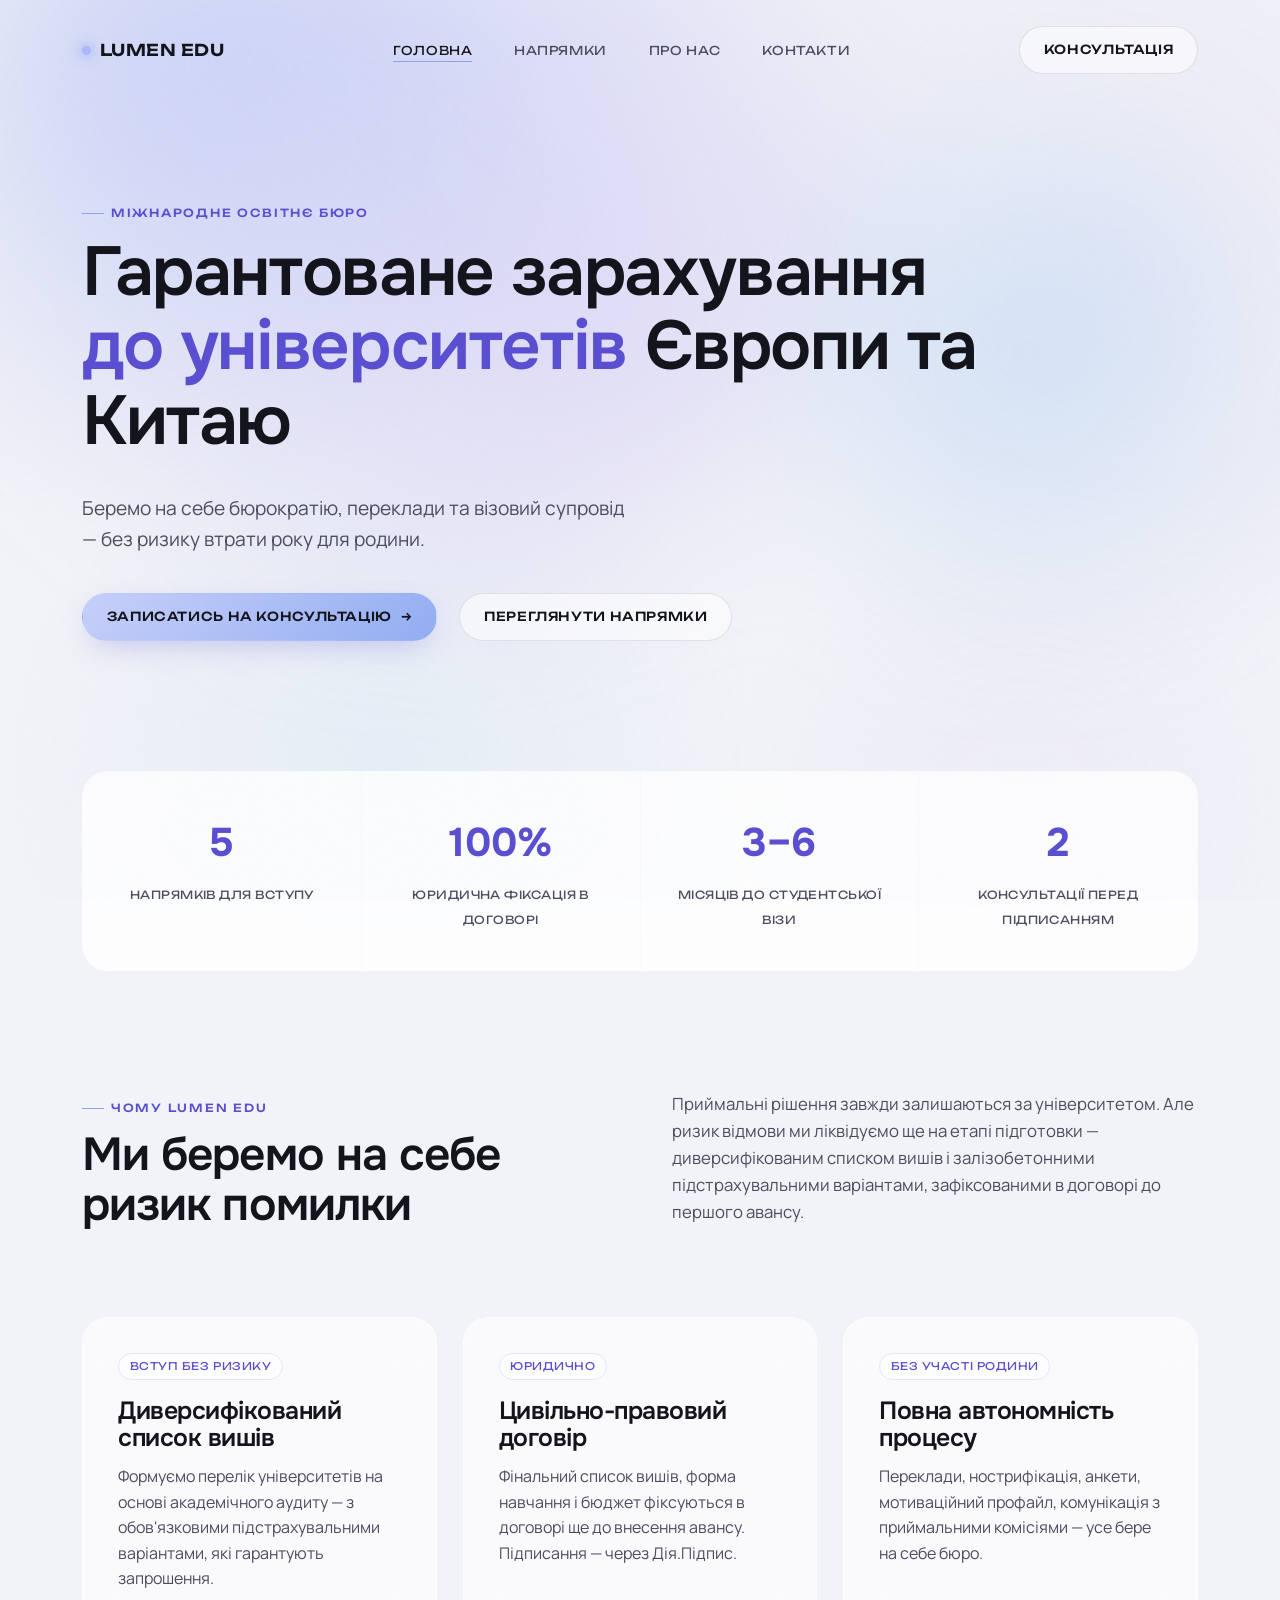
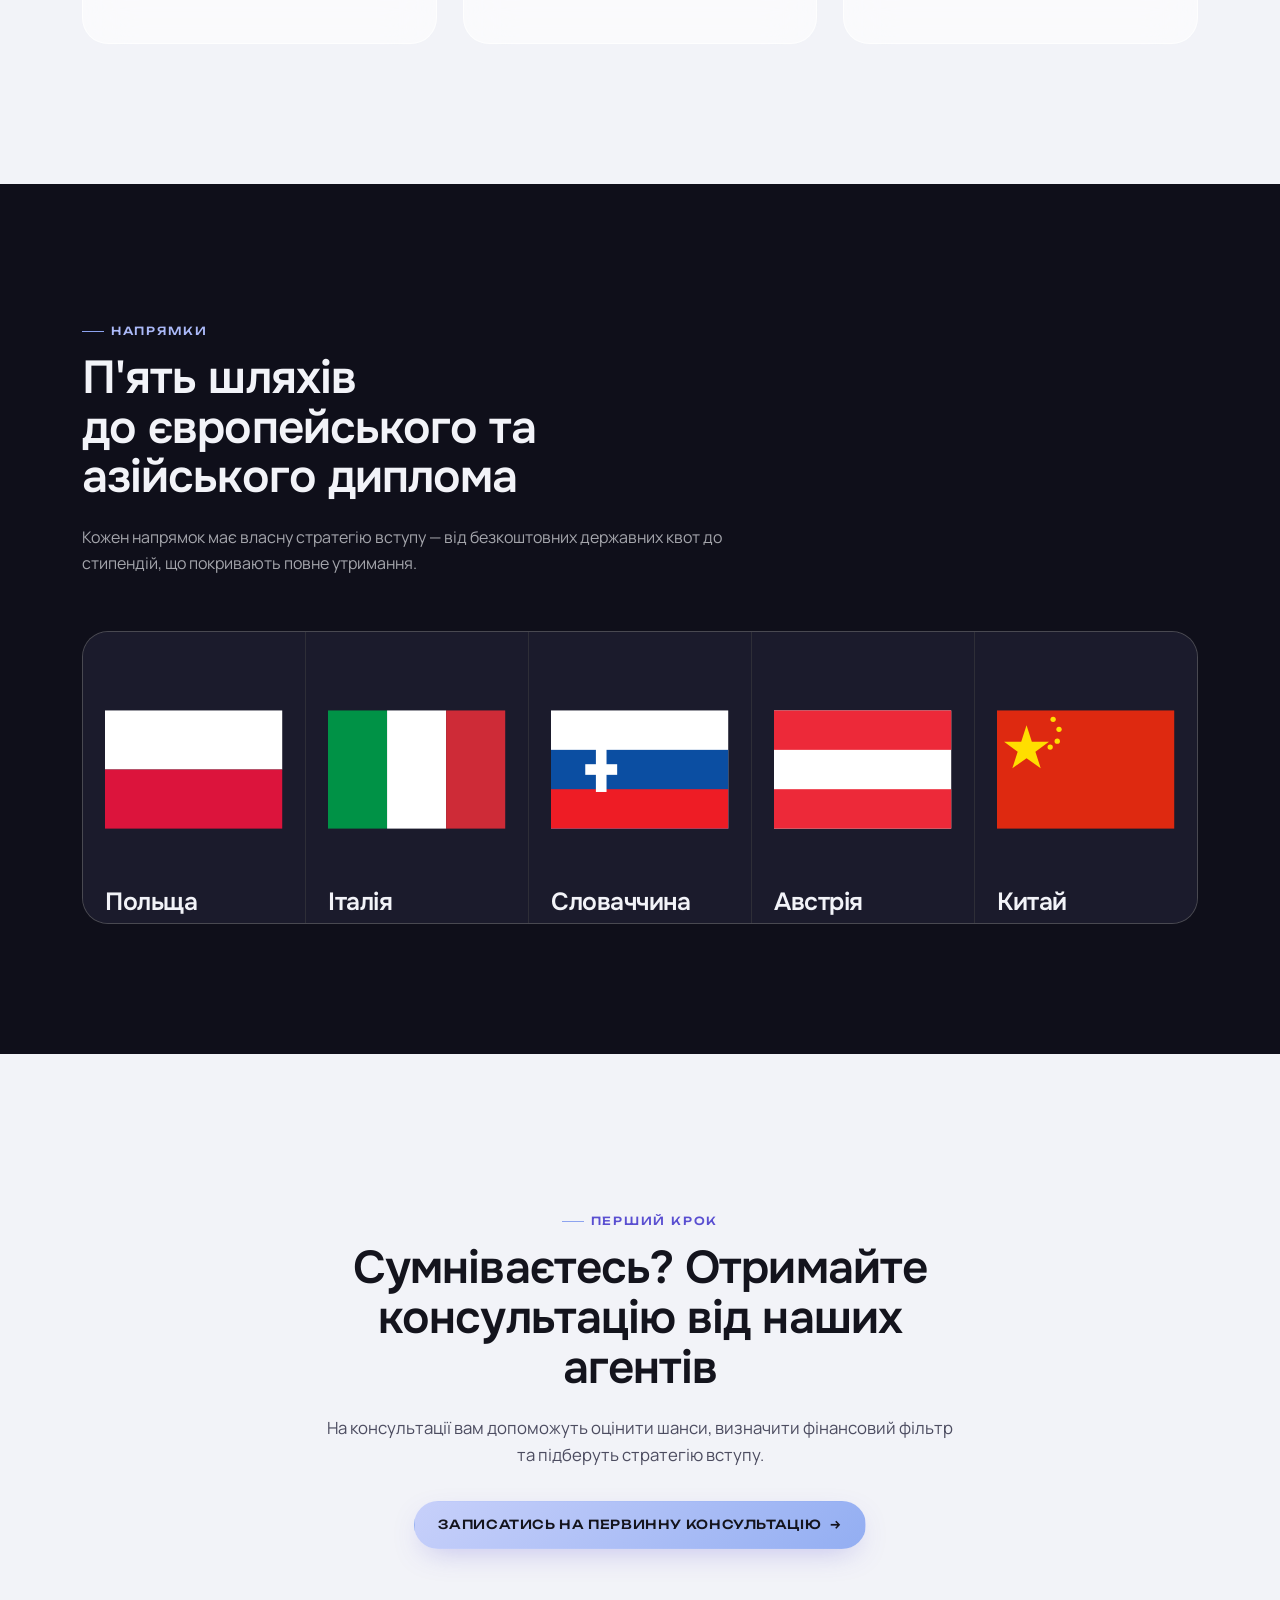
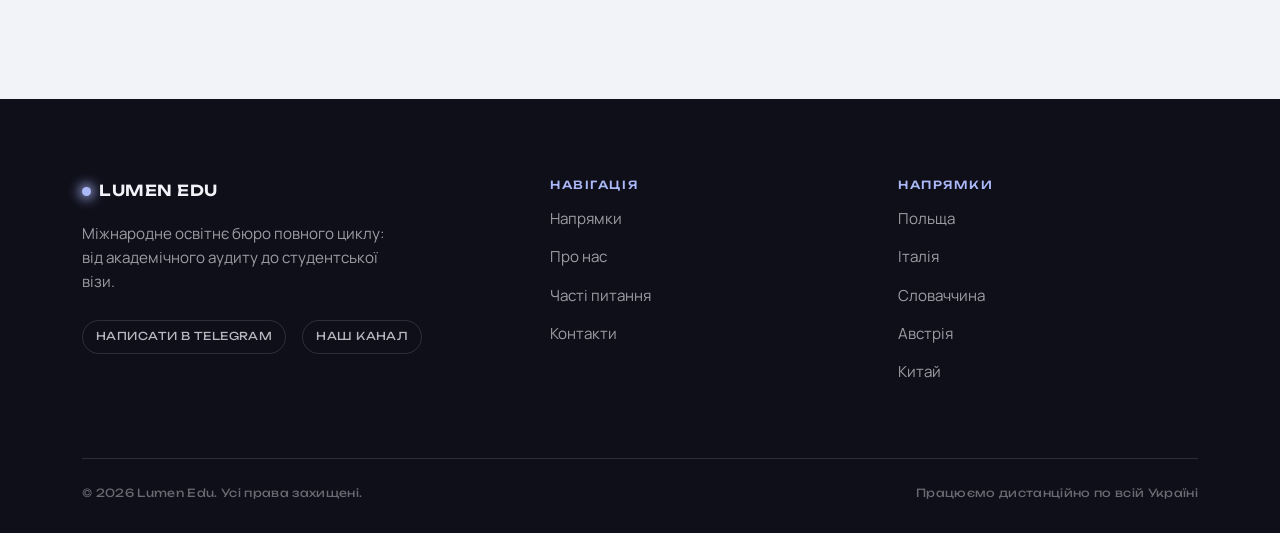
<file: index.html>
<!doctype html>
<html lang="uk">
<head>
<meta charset="UTF-8">
<meta name="viewport" content="width=device-width, initial-scale=1">
<title>Lumen Edu — Гарантоване зарахування до університетів Європи та Китаю</title>
<meta name="description" content="Міжнародне освітнє бюро Lumen Edu: гарантоване зарахування, переклади, нострифікація та візовий супровід для вступу в Італію, Польщу, Австрію, Словаччину та Китай.">
<link rel="stylesheet" href="styles.css">
</head>
<body>

<nav class="site-nav">
  <div class="container">
    <a href="index.html" class="logo"><span class="spark"></span>LUMEN EDU</a>
    <ul class="nav-links">
      <li><a href="index.html">Головна</a></li>
      <li><a href="destinations.html">Напрямки</a></li>
      <li><a href="about.html">Про нас</a></li>
      <li><a href="contact.html">Контакти</a></li>
    </ul>
    <div class="nav-cta">
      <a href="contact.html" class="btn btn-ghost">Консультація</a>
      <button class="nav-toggle" aria-label="Меню"><span></span><span></span><span></span></button>
    </div>
  </div>
</nav>

<!-- ================= HERO ================= -->
<header style="position:relative; padding:196px 0 130px; overflow:hidden;">
  <div class="beam-field">
    <div class="beam"></div>
    <div class="beam-glow"></div>
  </div>
  <div class="container" style="position:relative; z-index:2;">
    <div class="reveal in" style="max-width:900px;">
      <span class="eyebrow">Міжнародне освітнє бюро</span>
      <h1>Гарантоване зарахування <span style="color:var(--gold-deep);">до університетів</span> Європи та Китаю</h1>
      <p style="font-size:1.2rem; max-width:560px; margin-top:1.2em;">
        Беремо на себе бюрократію, переклади та візовий супровід — без ризику втрати року для родини.
      </p>
      <div style="display:flex; gap:1.4em; margin-top:2.4em; flex-wrap:wrap; align-items:center;">
        <a href="contact.html" class="btn btn-gold">Записатись на консультацію <span class="btn-arrow">→</span></a>
        <a href="destinations.html" class="btn btn-ghost">Переглянути напрямки</a>
      </div>
    </div>
  </div>
</header>

<!-- ================= STATS ================= -->
<section style="padding: 0 0 120px;">
  <div class="container reveal-stagger">
    <div class="stats">
      <div class="stat">
        <span class="num">5</span>
        <span class="lbl">напрямків для вступу</span>
      </div>
      <div class="stat">
        <span class="num">100%</span>
        <span class="lbl">юридична фіксація в договорі</span>
      </div>
      <div class="stat">
        <span class="num">3–6</span>
        <span class="lbl">місяців до студентської візи</span>
      </div>
      <div class="stat">
        <span class="num">2</span>
        <span class="lbl">консультації перед підписанням</span>
      </div>
    </div>
  </div>
</section>

<!-- ================= WHY ================= -->
<section style="padding-bottom:140px;">
  <div class="container">
    <div class="two-col" style="margin-bottom:4em;">
      <div class="reveal">
        <span class="eyebrow">Чому Lumen Edu</span>
        <h2>Ми беремо на себе<br>ризик помилки</h2>
      </div>
      <div class="reveal">
        <p style="font-size:1.05rem;">
          Приймальні рішення завжди залишаються за університетом. Але ризик відмови
          ми ліквідуємо ще на етапі підготовки — диверсифікованим списком вишів
          і залізобетонними підстрахувальними варіантами, зафіксованими в договорі
          до першого авансу.
        </p>
      </div>
    </div>

    <div class="reveal-stagger" style="display:grid; grid-template-columns:repeat(3,1fr); gap:1.6em;">
      <div class="card">
        <span class="tag-pill">Вступ без ризику</span>
        <h3 style="margin-top:.8em;">Диверсифікований список вишів</h3>
        <p>Формуємо перелік університетів на основі академічного аудиту — з обов'язковими підстрахувальними варіантами, які гарантують запрошення.</p>
      </div>
      <div class="card">
        <span class="tag-pill">Юридично</span>
        <h3 style="margin-top:.8em;">Цивільно-правовий договір</h3>
        <p>Фінальний список вишів, форма навчання і бюджет фіксуються в договорі ще до внесення авансу. Підписання — через Дія.Підпис.</p>
      </div>
      <div class="card">
        <span class="tag-pill">Без участі родини</span>
        <h3 style="margin-top:.8em;">Повна автономність процесу</h3>
        <p>Переклади, нострифікація, анкети, мотиваційний профайл, комунікація з приймальними комісіями — усе бере на себе бюро.</p>
      </div>
    </div>
  </div>
</section>

<!-- ================= DESTINATIONS PREVIEW ================= -->
<section class="section-dark" style="padding:130px 0;">
  <div class="container">
    <div class="reveal" style="max-width:640px; margin-bottom:3.4em;">
      <span class="eyebrow">Напрямки</span>
      <h2>П'ять шляхів<br>до європейського та азійського диплома</h2>
      <p>Кожен напрямок має власну стратегію вступу — від безкоштовних державних квот до стипендій, що покривають повне утримання.</p>
    </div>

    <div class="reveal-stagger" style="display:grid; grid-template-columns:repeat(5,1fr); gap:1px; background:var(--line-on-dark); border:1px solid var(--line-on-dark); border-radius:var(--radius-l); overflow:hidden;">
      <a href="destinations.html#poland" style="display:block; background:var(--bronze-soft); padding:2.2em 1.4em 3.2em; min-height:200px; transition:background .4s var(--ease);" onmouseover="this.style.background='#272741'" onmouseout="this.style.background='var(--bronze-soft)'">
        <span class="flag-icon"><svg viewBox="0 0 3 2"><rect width="3" height="1" fill="#fff"/><rect y="1" width="3" height="1" fill="#dc143c"/></svg></span>
        <h3 style="margin:.7em 0 .3em;">Польща</h3>
        <p style="font-size:.85rem; color:rgba(242,243,248,.55);">Без НМТ/ЗНО, від $800</p>
      </a>
      <a href="destinations.html#italy" style="display:block; background:var(--bronze-soft); padding:2.2em 1.4em 3.2em; min-height:200px; transition:background .4s var(--ease);" onmouseover="this.style.background='#272741'" onmouseout="this.style.background='var(--bronze-soft)'">
        <span class="flag-icon"><svg viewBox="0 0 3 2"><rect width="1" height="2" fill="#009246"/><rect x="1" width="1" height="2" fill="#fff"/><rect x="2" width="1" height="2" fill="#ce2b37"/></svg></span>
        <h3 style="margin:.7em 0 .3em;">Італія</h3>
        <p style="font-size:.85rem; color:rgba(242,243,248,.55);">Стипендія DSU, від $1600</p>
      </a>
      <a href="destinations.html#slovakia" style="display:block; background:var(--bronze-soft); padding:2.2em 1.4em 3.2em; min-height:200px; transition:background .4s var(--ease);" onmouseover="this.style.background='#272741'" onmouseout="this.style.background='var(--bronze-soft)'">
        <span class="flag-icon"><svg viewBox="0 0 3 2"><rect width="3" height="2" fill="#fff"/><rect y="0.667" width="3" height="1.333" fill="#0b4ea2"/><rect y="1.333" width="3" height="0.667" fill="#ee1c25"/><g transform="translate(0.85,1)"><rect x="-0.09" y="-0.38" width="0.18" height="0.76" fill="#fff"/><rect x="-0.27" y="-0.09" width="0.54" height="0.18" fill="#fff"/></g></svg></span>
        <h3 style="margin:.7em 0 .3em;">Словаччина</h3>
        <p style="font-size:.85rem; color:rgba(242,243,248,.55);">Безкоштовно, від $1000</p>
      </a>
      <a href="destinations.html#austria" style="display:block; background:var(--bronze-soft); padding:2.2em 1.4em 3.2em; min-height:200px; transition:background .4s var(--ease);" onmouseover="this.style.background='#272741'" onmouseout="this.style.background='var(--bronze-soft)'">
        <span class="flag-icon"><svg viewBox="0 0 3 2"><rect width="3" height="2" fill="#fff"/><rect width="3" height="0.667" fill="#ed2939"/><rect y="1.333" width="3" height="0.667" fill="#ed2939"/></svg></span>
        <h3 style="margin:.7em 0 .3em;">Австрія</h3>
        <p style="font-size:.85rem; color:rgba(242,243,248,.55);">Німецька з А2, від $2500</p>
      </a>
      <a href="destinations.html#china" style="display:block; background:var(--bronze-soft); padding:2.2em 1.4em 3.2em; min-height:200px; transition:background .4s var(--ease);" onmouseover="this.style.background='#272741'" onmouseout="this.style.background='var(--bronze-soft)'">
        <span class="flag-icon"><svg viewBox="0 0 3 2"><rect width="3" height="2" fill="#de2910"/><g fill="#ffde00"><polygon points="0.5,0.25 0.59,0.53 0.88,0.53 0.65,0.7 0.74,0.98 0.5,0.81 0.26,0.98 0.35,0.7 0.12,0.53 0.41,0.53"/><circle cx="0.95" cy="0.15" r="0.045"/><circle cx="1.05" cy="0.32" r="0.045"/><circle cx="1.02" cy="0.52" r="0.045"/><circle cx="0.9" cy="0.62" r="0.045"/></g></svg></span>
        <h3 style="margin:.7em 0 .3em;">Китай</h3>
        <p style="font-size:.85rem; color:rgba(242,243,248,.55);">Гранти CSC, від $1100</p>
      </a>
    </div>
  </div>
</section>

<!-- ================= CTA ================= -->
<section style="padding:150px 0; text-align:center;">
  <div class="container reveal" style="max-width:700px; margin:0 auto;">
    <span class="eyebrow" style="justify-content:center;">Перший крок</span>
    <h2>Сумніваєтесь? Отримайте консультацію від наших агентів</h2>
    <p style="font-size:1.05rem;">На консультації вам допоможуть оцінити шанси, визначити фінансовий фільтр та підберуть стратегію вступу.</p>
    <div style="margin-top:2em;">
      <a href="contact.html" class="btn btn-gold">Записатись на первинну консультацію <span class="btn-arrow">→</span></a>
    </div>
  </div>
</section>

<footer class="site-footer">
  <div class="container">
    <div class="footer-grid">
      <div>
        <a href="index.html" class="logo"><span class="spark"></span>LUMEN EDU</a>
        <p style="max-width:320px;">Міжнародне освітнє бюро повного циклу: від академічного аудиту до студентської візи.</p>
        <div class="footer-social">
          <a href="https://t.me/lumen_edu_bot" target="_blank" rel="noopener">Написати в Telegram</a>
          <a href="https://t.me/lumen_edu_channel" target="_blank" rel="noopener">Наш канал</a>
        </div>
      </div>
      <div>
        <h4>Навігація</h4>
        <ul>
          <li><a href="destinations.html">Напрямки</a></li>
          <li><a href="about.html">Про нас</a></li>
          <li><a href="about.html#faq">Часті питання</a></li>
          <li><a href="contact.html">Контакти</a></li>
        </ul>
      </div>
      <div>
        <h4>Напрямки</h4>
        <ul>
          <li><a href="destinations.html#poland">Польща</a></li>
          <li><a href="destinations.html#italy">Італія</a></li>
          <li><a href="destinations.html#slovakia">Словаччина</a></li>
          <li><a href="destinations.html#austria">Австрія</a></li>
          <li><a href="destinations.html#china">Китай</a></li>
        </ul>
      </div>
    </div>
    <div class="footer-bottom">
      <span>© 2026 Lumen Edu. Усі права захищені.</span>
      <span>Працюємо дистанційно по всій Україні</span>
    </div>
  </div>
</footer>

<script src="main.js"></script>
</body>
</html>
</file>
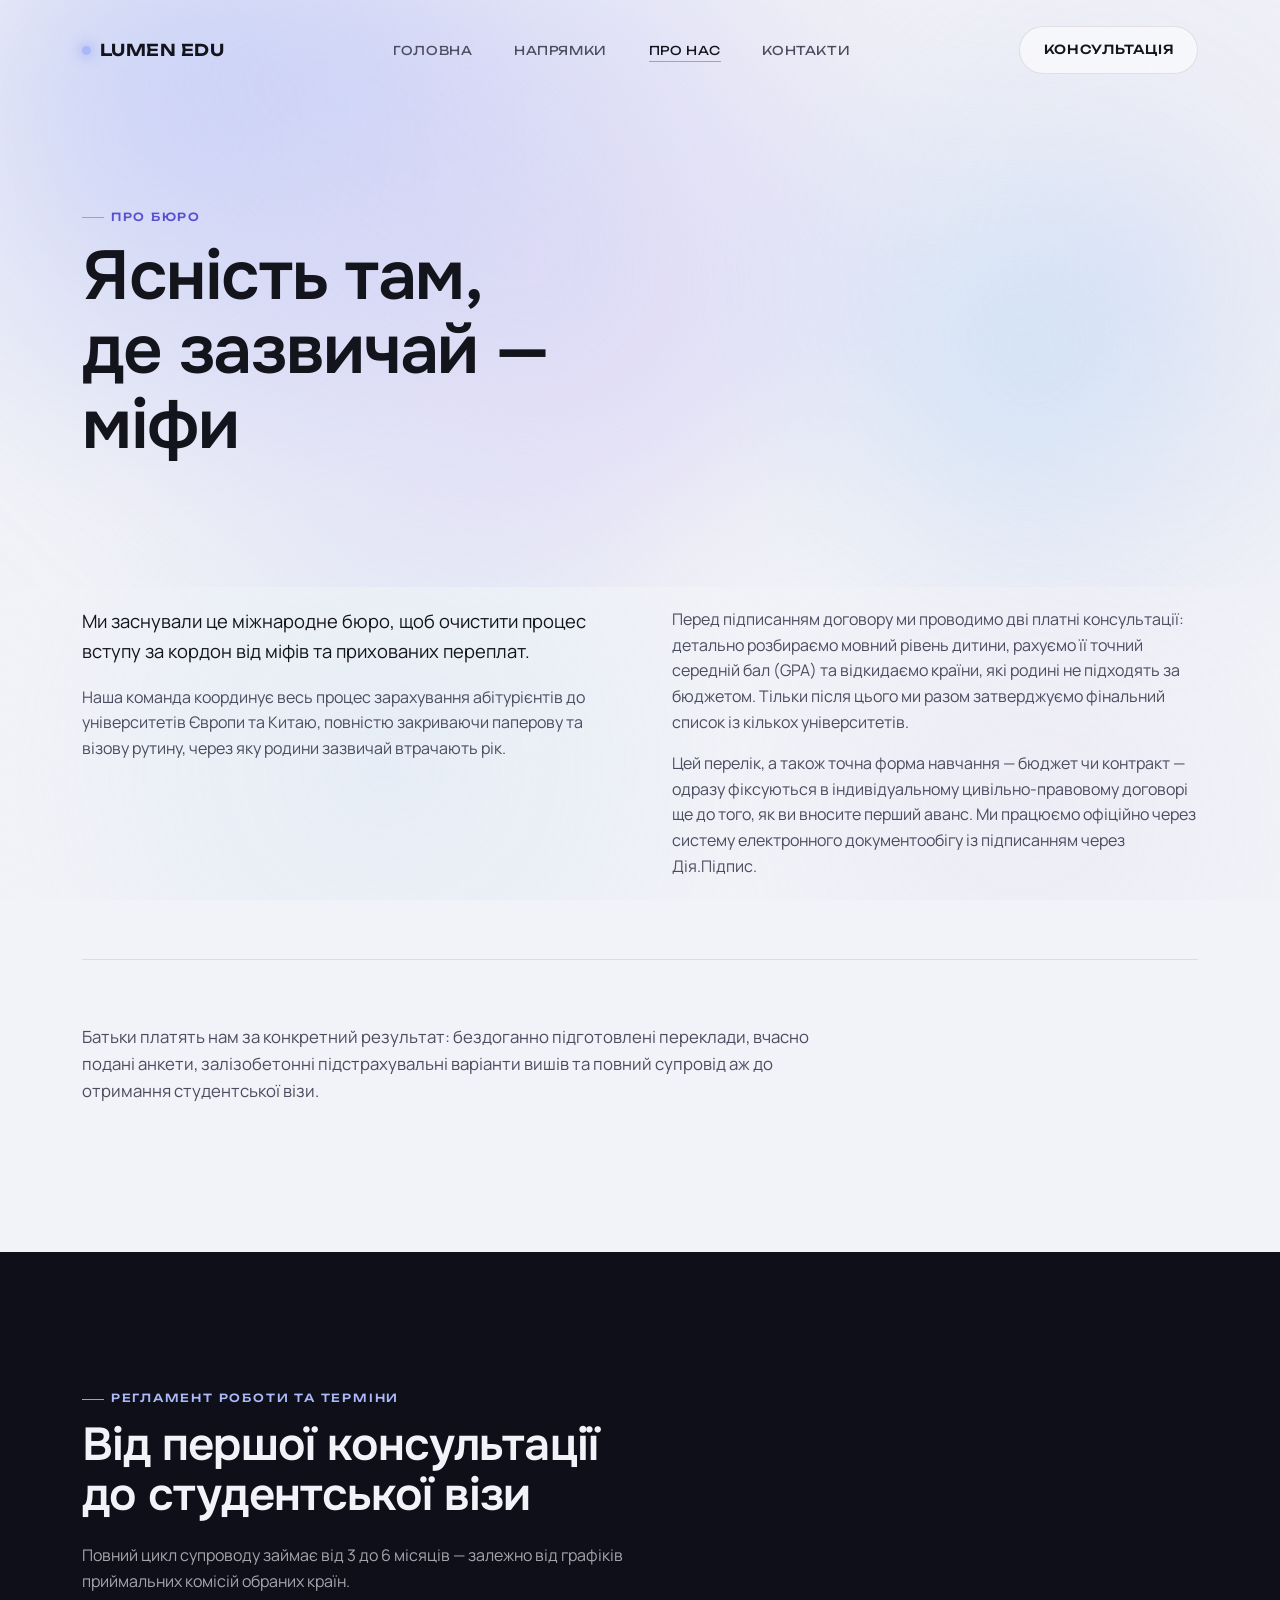
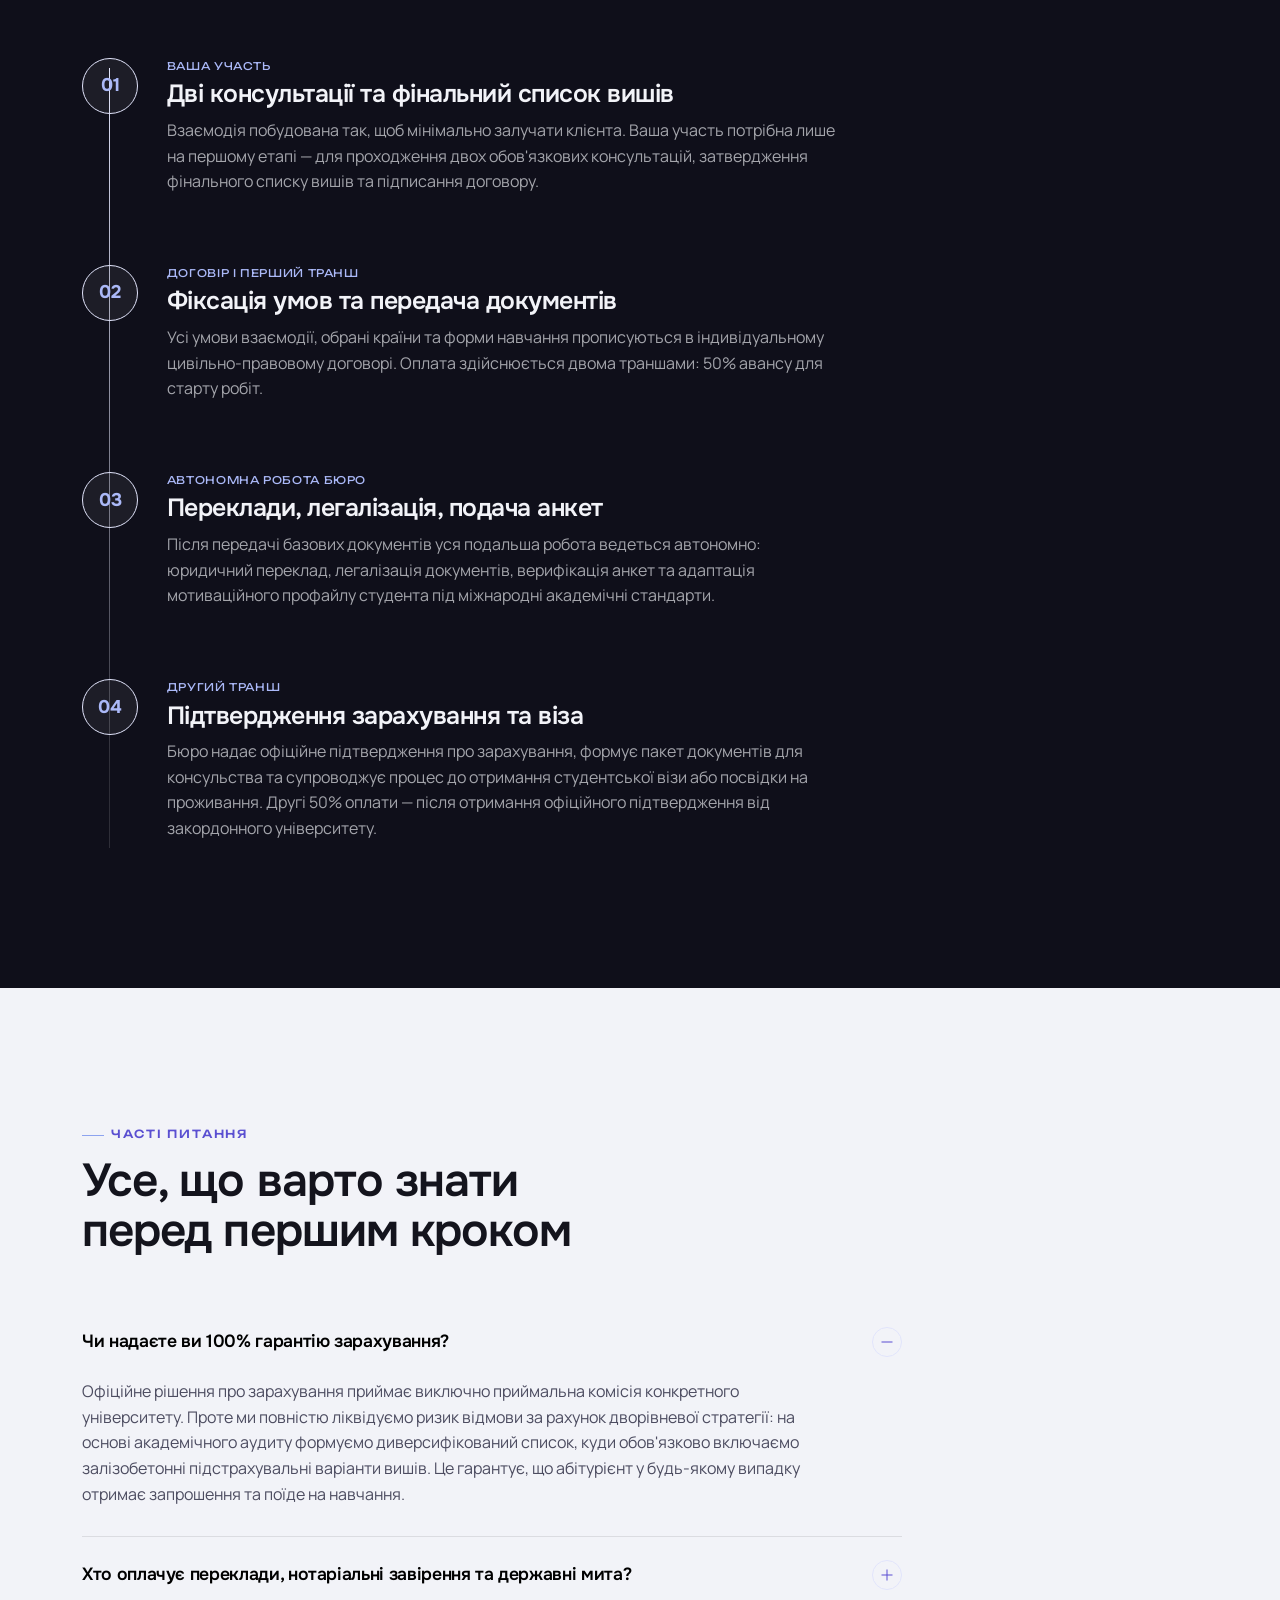
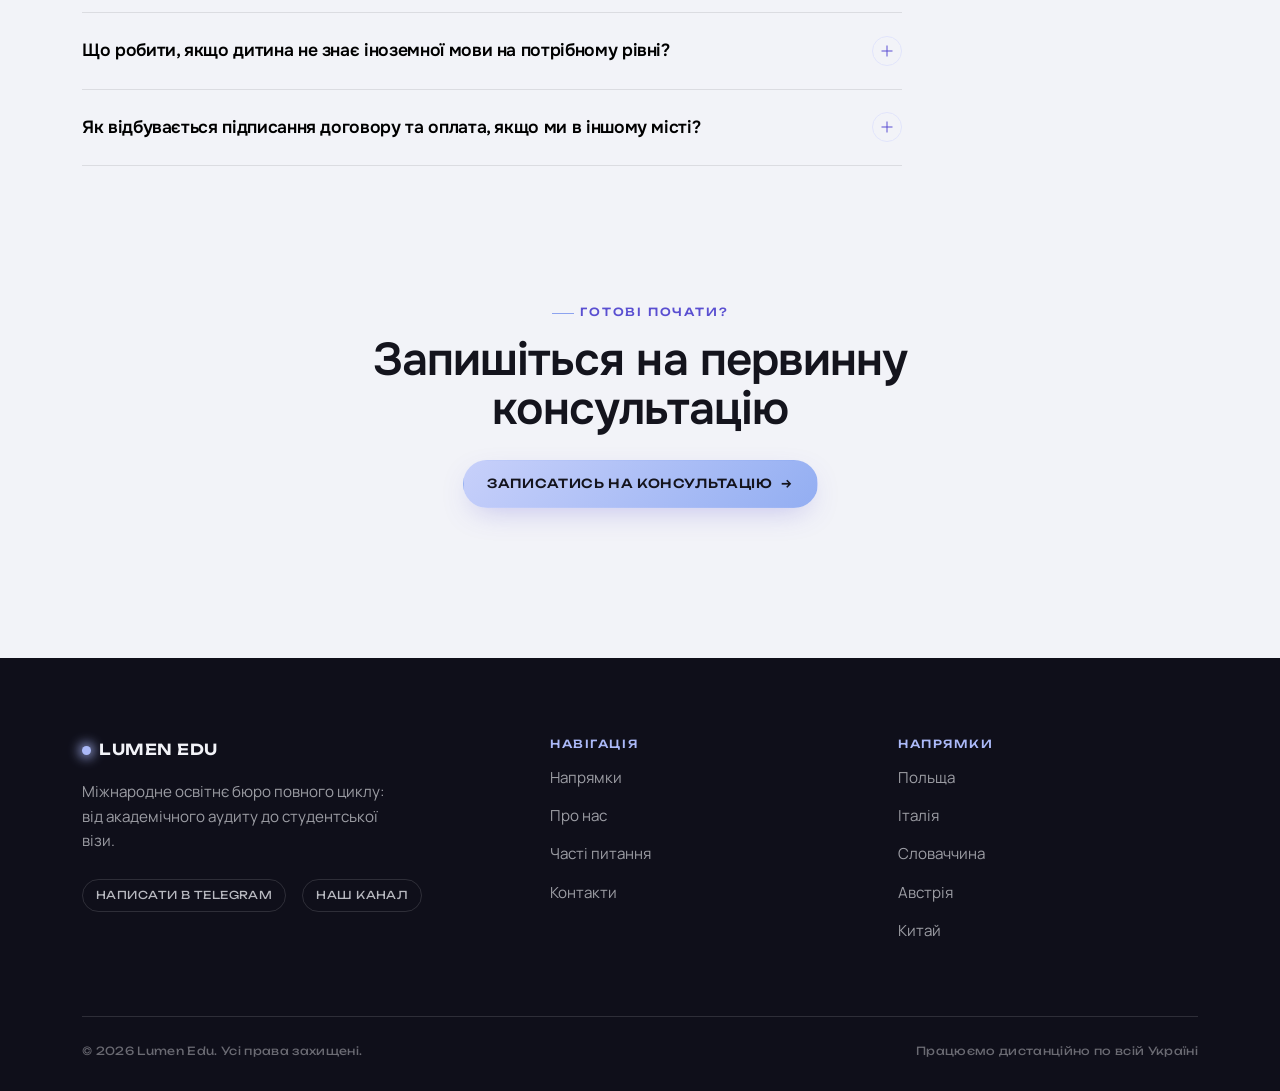
<file: about.html>
<!doctype html>
<html lang="uk">
<head>
<meta charset="UTF-8">
<meta name="viewport" content="width=device-width, initial-scale=1">
<title>Про нас — Lumen Edu</title>
<meta name="description" content="Як працює міжнародне освітнє бюро Lumen Edu: регламент, терміни та відповіді на часті питання.">
<link rel="stylesheet" href="styles.css">
</head>
<body>

<nav class="site-nav">
  <div class="container">
    <a href="index.html" class="logo"><span class="spark"></span>LUMEN EDU</a>
    <ul class="nav-links">
      <li><a href="index.html">Головна</a></li>
      <li><a href="destinations.html">Напрямки</a></li>
      <li><a href="about.html">Про нас</a></li>
      <li><a href="contact.html">Контакти</a></li>
    </ul>
    <div class="nav-cta">
      <a href="contact.html" class="btn btn-ghost">Консультація</a>
      <button class="nav-toggle" aria-label="Меню"><span></span><span></span><span></span></button>
    </div>
  </div>
</nav>

<header class="page-header">
  <div class="beam-field"><div class="beam"></div><div class="beam-glow"></div></div>
  <div class="container">
    <div class="kicker-line reveal in">
      <span class="eyebrow">Про бюро</span>
      <h1>Ясність там,<br>де зазвичай — міфи</h1>
    </div>
  </div>
</header>

<!-- ===== STORY ===== -->
<section style="padding:20px 0 130px;">
  <div class="container">
    <div class="two-col">
      <div class="reveal">
        <p style="font-size:1.15rem; color:var(--ink);">
          Ми заснували це міжнародне бюро, щоб очистити процес вступу за кордон від
          міфів та прихованих переплат.
        </p>
        <p>
          Наша команда координує весь процес зарахування абітурієнтів до університетів
          Європи та Китаю, повністю закриваючи паперову та візову рутину, через яку
          родини зазвичай втрачають рік.
        </p>
      </div>
      <div class="reveal">
        <p>
          Перед підписанням договору ми проводимо дві платні консультації: детально
          розбираємо мовний рівень дитини, рахуємо її точний середній бал (GPA) та
          відкидаємо країни, які родині не підходять за бюджетом. Тільки після цього
          ми разом затверджуємо фінальний список із кількох університетів.
        </p>
        <p>
          Цей перелік, а також точна форма навчання — бюджет чи контракт — одразу
          фіксуються в індивідуальному цивільно-правовому договорі ще до того, як ви
          вносите перший аванс. Ми працюємо офіційно через систему електронного
          документообігу із підписанням через Дія.Підпис.
        </p>
      </div>
    </div>

    <div class="divider" style="margin:4em 0;"></div>

    <div class="reveal" style="max-width:760px;">
      <p style="font-size:1.05rem;">
        Батьки платять нам за конкретний результат: бездоганно підготовлені переклади,
        вчасно подані анкети, залізобетонні підстрахувальні варіанти вишів та повний
        супровід аж до отримання студентської візи.
      </p>
    </div>
  </div>
</section>

<!-- ===== PROCESS ===== -->
<section class="section-dark" style="padding:130px 0;">
  <div class="container">
    <div class="reveal" style="max-width:640px; margin-bottom:4em;">
      <span class="eyebrow">Регламент роботи та терміни</span>
      <h2>Від першої консультації<br>до студентської візи</h2>
      <p>Повний цикл супроводу займає від 3 до 6 місяців — залежно від графіків приймальних комісій обраних країн.</p>
    </div>

    <div class="timeline reveal" style="max-width:760px;">
      <div class="tl-step">
        <span class="tl-num">01</span>
        <div>
          <span class="tl-meta">Ваша участь</span>
          <h3>Дві консультації та фінальний список вишів</h3>
          <p>Взаємодія побудована так, щоб мінімально залучати клієнта. Ваша участь потрібна лише на першому етапі — для проходження двох обов'язкових консультацій, затвердження фінального списку вишів та підписання договору.</p>
        </div>
      </div>
      <div class="tl-step">
        <span class="tl-num">02</span>
        <div>
          <span class="tl-meta">Договір і перший транш</span>
          <h3>Фіксація умов та передача документів</h3>
          <p>Усі умови взаємодії, обрані країни та форми навчання прописуються в індивідуальному цивільно-правовому договорі. Оплата здійснюється двома траншами: 50% авансу для старту робіт.</p>
        </div>
      </div>
      <div class="tl-step">
        <span class="tl-num">03</span>
        <div>
          <span class="tl-meta">Автономна робота бюро</span>
          <h3>Переклади, легалізація, подача анкет</h3>
          <p>Після передачі базових документів уся подальша робота ведеться автономно: юридичний переклад, легалізація документів, верифікація анкет та адаптація мотиваційного профайлу студента під міжнародні академічні стандарти.</p>
        </div>
      </div>
      <div class="tl-step">
        <span class="tl-num">04</span>
        <div>
          <span class="tl-meta">Другий транш</span>
          <h3>Підтвердження зарахування та віза</h3>
          <p>Бюро надає офіційне підтвердження про зарахування, формує пакет документів для консульства та супроводжує процес до отримання студентської візи або посвідки на проживання. Другі 50% оплати — після отримання офіційного підтвердження від закордонного університету.</p>
        </div>
      </div>
    </div>
  </div>
</section>

<!-- ===== FAQ ===== -->
<section id="faq" style="padding:130px 0;">
  <div class="container">
    <div class="reveal" style="max-width:640px; margin-bottom:3em;">
      <span class="eyebrow">Часті питання</span>
      <h2>Усе, що варто знати<br>перед першим кроком</h2>
    </div>

    <div class="reveal" style="max-width:820px;">
      <div class="faq-item open">
        <button class="faq-q"><h3>Чи надаєте ви 100% гарантію зарахування?</h3><span class="plus"></span></button>
        <div class="faq-a"><p>Офіційне рішення про зарахування приймає виключно приймальна комісія конкретного університету. Проте ми повністю ліквідуємо ризик відмови за рахунок дворівневої стратегії: на основі академічного аудиту формуємо диверсифікований список, куди обов'язково включаємо залізобетонні підстрахувальні варіанти вишів. Це гарантує, що абітурієнт у будь-якому випадку отримає запрошення та поїде на навчання.</p></div>
      </div>
      <div class="faq-item">
        <button class="faq-q"><h3>Хто оплачує переклади, нотаріальні завірення та державні мита?</h3><span class="plus"></span></button>
        <div class="faq-a"><p>Усі офіційні збори, консульські мита, послуги нотаріусів та акредитованих перекладачів оплачуються замовником окремо. У вартість нашого пакета входить виключно консалтингова робота, повне адміністрування процесу, верифікація анкет та контроль подачі. Усі супутні технічні витрати прозоро фіксуються та оплачуються за фактом виконання робіт згідно з наданими чеками.</p></div>
      </div>
      <div class="faq-item">
        <button class="faq-q"><h3>Що робити, якщо дитина не знає іноземної мови на потрібному рівні?</h3><span class="plus"></span></button>
        <div class="faq-a"><p>Для таких випадків ми підбираємо програми з відтермінованим вивченням мови — наприклад, підготовчі відділення в Австрії чи мовні інсталяційні роки в Китаї, де навчання починається з нульового рівня. Також для багатьох напрямків пропонуємо програми англійською мовою або приватні виші в Польщі, де мовний відбір є чистою формальністю.</p></div>
      </div>
      <div class="faq-item">
        <button class="faq-q"><h3>Як відбувається підписання договору та оплата, якщо ми в іншому місті?</h3><span class="plus"></span></button>
        <div class="faq-a"><p>Бюро працює повністю дистанційно по всій території України. Усі умови взаємодії, обрані країни та форми навчання прописуються в індивідуальному цивільно-правовому договорі. Підписання відбувається в електронному вигляді через офіційний сервіс «Вчасно» за допомогою «Дія.Підпис». Оплата здійснюється двома траншами: 50% авансу для старту робіт та 50% після отримання офіційного підтвердження від закордонного університету.</p></div>
      </div>
    </div>
  </div>
</section>

<section style="padding:0 0 150px; text-align:center;">
  <div class="container reveal" style="max-width:640px; margin:0 auto;">
    <span class="eyebrow" style="justify-content:center;">Готові почати?</span>
    <h2>Запишіться на первинну консультацію</h2>
    <div style="margin-top:1.6em;">
      <a href="contact.html" class="btn btn-gold">Записатись на консультацію <span class="btn-arrow">→</span></a>
    </div>
  </div>
</section>

<footer class="site-footer">
  <div class="container">
    <div class="footer-grid">
      <div>
        <a href="index.html" class="logo"><span class="spark"></span>LUMEN EDU</a>
        <p style="max-width:320px;">Міжнародне освітнє бюро повного циклу: від академічного аудиту до студентської візи.</p>
        <div class="footer-social">
          <a href="https://t.me/lumen_edu_bot" target="_blank" rel="noopener">Написати в Telegram</a>
          <a href="https://t.me/lumen_edu_channel" target="_blank" rel="noopener">Наш канал</a>
        </div>
      </div>
      <div>
        <h4>Навігація</h4>
        <ul>
          <li><a href="destinations.html">Напрямки</a></li>
          <li><a href="about.html">Про нас</a></li>
          <li><a href="about.html#faq">Часті питання</a></li>
          <li><a href="contact.html">Контакти</a></li>
        </ul>
      </div>
      <div>
        <h4>Напрямки</h4>
        <ul>
          <li><a href="destinations.html#poland">Польща</a></li>
          <li><a href="destinations.html#italy">Італія</a></li>
          <li><a href="destinations.html#slovakia">Словаччина</a></li>
          <li><a href="destinations.html#austria">Австрія</a></li>
          <li><a href="destinations.html#china">Китай</a></li>
        </ul>
      </div>
    </div>
    <div class="footer-bottom">
      <span>© 2026 Lumen Edu. Усі права захищені.</span>
      <span>Працюємо дистанційно по всій Україні</span>
    </div>
  </div>
</footer>

<script src="main.js"></script>
</body>
</html>
</file>
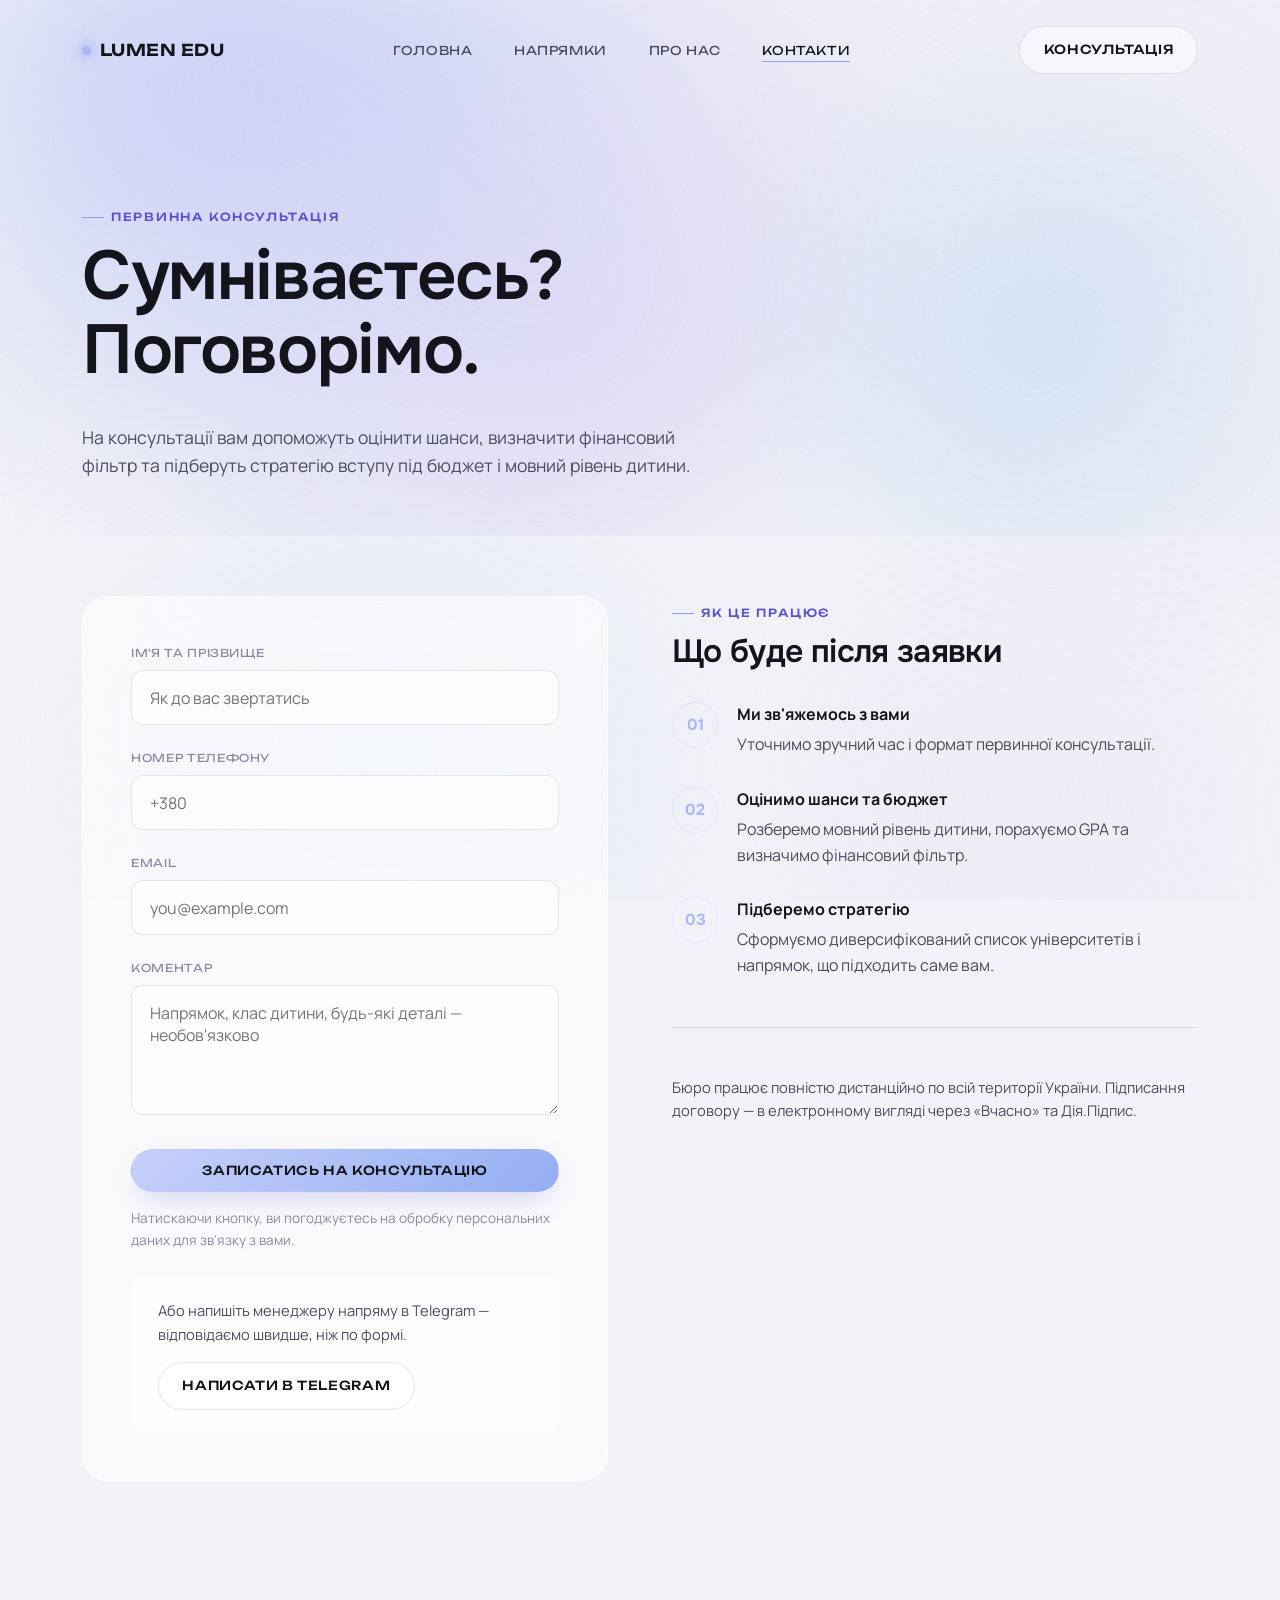
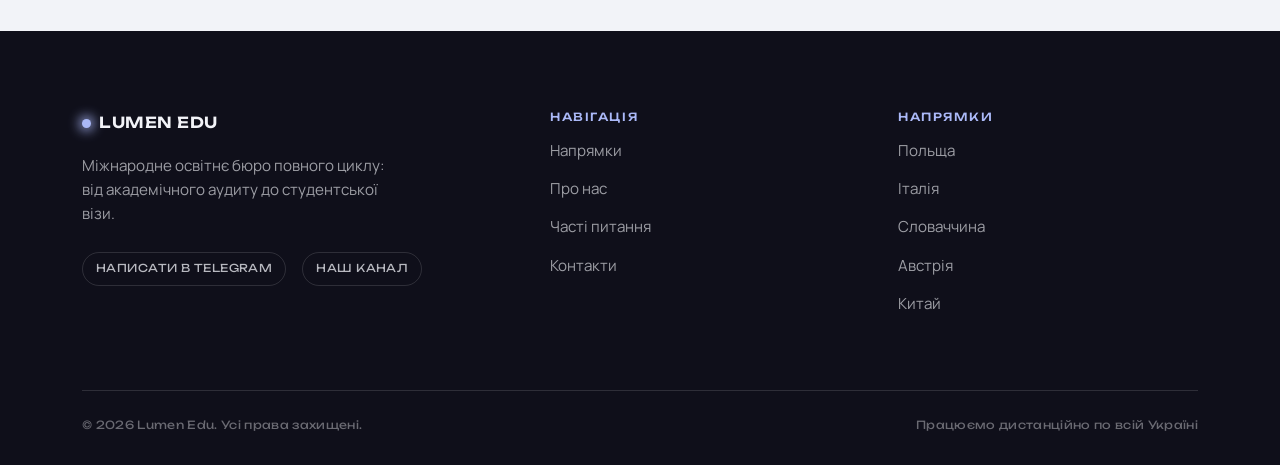
<file: contact.html>
<!doctype html>
<html lang="uk">
<head>
<meta charset="UTF-8">
<meta name="viewport" content="width=device-width, initial-scale=1">
<title>Контакти — Lumen Edu</title>
<meta name="description" content="Запишіться на первинну консультацію Lumen Edu — оцінимо шанси, визначимо фінансовий фільтр та підберемо стратегію вступу.">
<link rel="stylesheet" href="styles.css">
</head>
<body>

<nav class="site-nav">
  <div class="container">
    <a href="index.html" class="logo"><span class="spark"></span>LUMEN EDU</a>
    <ul class="nav-links">
      <li><a href="index.html">Головна</a></li>
      <li><a href="destinations.html">Напрямки</a></li>
      <li><a href="about.html">Про нас</a></li>
      <li><a href="contact.html">Контакти</a></li>
    </ul>
    <div class="nav-cta">
      <a href="contact.html" class="btn btn-ghost">Консультація</a>
      <button class="nav-toggle" aria-label="Меню"><span></span><span></span><span></span></button>
    </div>
  </div>
</nav>

<header class="page-header" style="padding-bottom:40px;">
  <div class="beam-field"><div class="beam"></div><div class="beam-glow"></div></div>
  <div class="container">
    <div class="kicker-line reveal in">
      <span class="eyebrow">Первинна консультація</span>
      <h1>Сумніваєтесь?<br>Поговорімо.</h1>
      <p style="font-size:1.1rem;">На консультації вам допоможуть оцінити шанси, визначити фінансовий фільтр та підберуть стратегію вступу під бюджет і мовний рівень дитини.</p>
    </div>
  </div>
</header>

<section style="padding:60px 0 150px;">
  <div class="container">
    <div class="two-col">

      <div class="reveal">
        <div class="form-shell">
          <form id="consult-form">
            <div class="field">
              <label for="name">Ім'я та прізвище</label>
              <input type="text" id="name" name="name" required placeholder="Як до вас звертатись">
            </div>
            <div class="field">
              <label for="phone">Номер телефону</label>
              <input type="tel" id="phone" name="phone" required placeholder="+380">
            </div>
            <div class="field">
              <label for="email">Email</label>
              <input type="email" id="email" name="email" required placeholder="you@example.com">
            </div>
            <div class="field">
              <label for="comment">Коментар</label>
              <textarea id="comment" name="comment" placeholder="Напрямок, клас дитини, будь-які деталі — необов'язково"></textarea>
            </div>
            <button type="submit" class="btn btn-gold" style="width:100%; justify-content:center;">Записатись на консультацію</button>
            <p class="form-note">Натискаючи кнопку, ви погоджуєтесь на обробку персональних даних для зв'язку з вами.</p>
          </form>
          <div class="telegram-cta">
            <p>Або напишіть менеджеру напряму в Telegram — відповідаємо швидше, ніж по формі.</p>
            <a href="https://t.me/lumen_edu_bot" target="_blank" rel="noopener" class="btn btn-ghost">Написати в Telegram</a>
          </div>
          <div class="form-success" id="form-success">
            <div class="spark-big"></div>
            <h3>Заявку прийнято</h3>
            <p>Ми зв'яжемося з вами найближчим часом, щоб узгодити час консультації.</p>
          </div>
        </div>
      </div>

      <div class="reveal">
        <span class="eyebrow">Як це працює</span>
        <h2 style="font-size:2rem;">Що буде після заявки</h2>
        <div style="margin-top:2em; display:grid; gap:1.8em;">
          <div style="display:grid; grid-template-columns:auto 1fr; gap:1.2em;">
            <span class="tl-num" style="width:46px; height:46px; font-size:1rem;">01</span>
            <div><strong style="display:block; margin-bottom:.3em;">Ми зв'яжемось з вами</strong><p style="margin:0;">Уточнимо зручний час і формат первинної консультації.</p></div>
          </div>
          <div style="display:grid; grid-template-columns:auto 1fr; gap:1.2em;">
            <span class="tl-num" style="width:46px; height:46px; font-size:1rem;">02</span>
            <div><strong style="display:block; margin-bottom:.3em;">Оцінимо шанси та бюджет</strong><p style="margin:0;">Розберемо мовний рівень дитини, порахуємо GPA та визначимо фінансовий фільтр.</p></div>
          </div>
          <div style="display:grid; grid-template-columns:auto 1fr; gap:1.2em;">
            <span class="tl-num" style="width:46px; height:46px; font-size:1rem;">03</span>
            <div><strong style="display:block; margin-bottom:.3em;">Підберемо стратегію</strong><p style="margin:0;">Сформуємо диверсифікований список університетів і напрямок, що підходить саме вам.</p></div>
          </div>
        </div>

        <div class="divider" style="margin:3em 0;"></div>
        <p style="font-size:.92rem;">Бюро працює повністю дистанційно по всій території України. Підписання договору — в електронному вигляді через «Вчасно» та Дія.Підпис.</p>
      </div>

    </div>
  </div>
</section>

<footer class="site-footer">
  <div class="container">
    <div class="footer-grid">
      <div>
        <a href="index.html" class="logo"><span class="spark"></span>LUMEN EDU</a>
        <p style="max-width:320px;">Міжнародне освітнє бюро повного циклу: від академічного аудиту до студентської візи.</p>
        <div class="footer-social">
          <a href="https://t.me/lumen_edu_bot" target="_blank" rel="noopener">Написати в Telegram</a>
          <a href="https://t.me/lumen_edu_channel" target="_blank" rel="noopener">Наш канал</a>
        </div>
      </div>
      <div>
        <h4>Навігація</h4>
        <ul>
          <li><a href="destinations.html">Напрямки</a></li>
          <li><a href="about.html">Про нас</a></li>
          <li><a href="about.html#faq">Часті питання</a></li>
          <li><a href="contact.html">Контакти</a></li>
        </ul>
      </div>
      <div>
        <h4>Напрямки</h4>
        <ul>
          <li><a href="destinations.html#poland">Польща</a></li>
          <li><a href="destinations.html#italy">Італія</a></li>
          <li><a href="destinations.html#slovakia">Словаччина</a></li>
          <li><a href="destinations.html#austria">Австрія</a></li>
          <li><a href="destinations.html#china">Китай</a></li>
        </ul>
      </div>
    </div>
    <div class="footer-bottom">
      <span>© 2026 Lumen Edu. Усі права захищені.</span>
      <span>Працюємо дистанційно по всій Україні</span>
    </div>
  </div>
</footer>

<script src="main.js"></script>
</body>
</html>
</file>
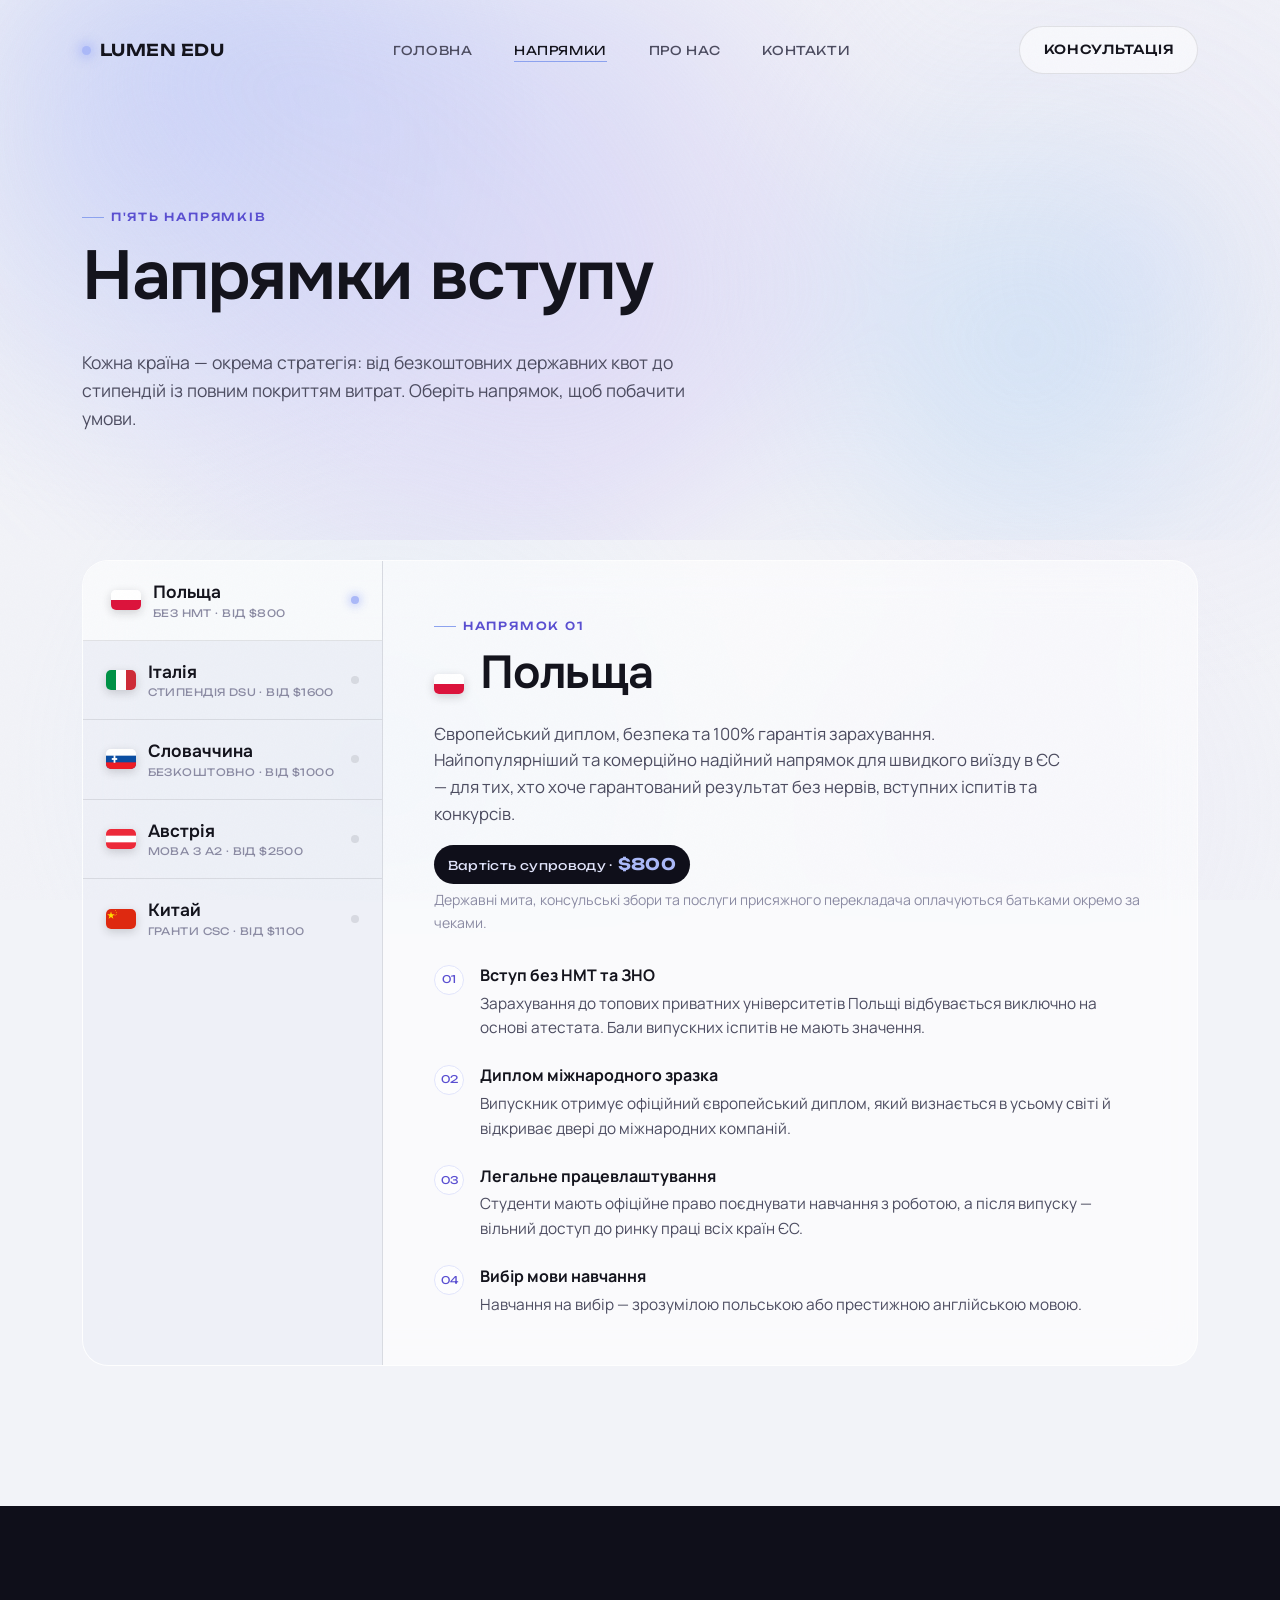
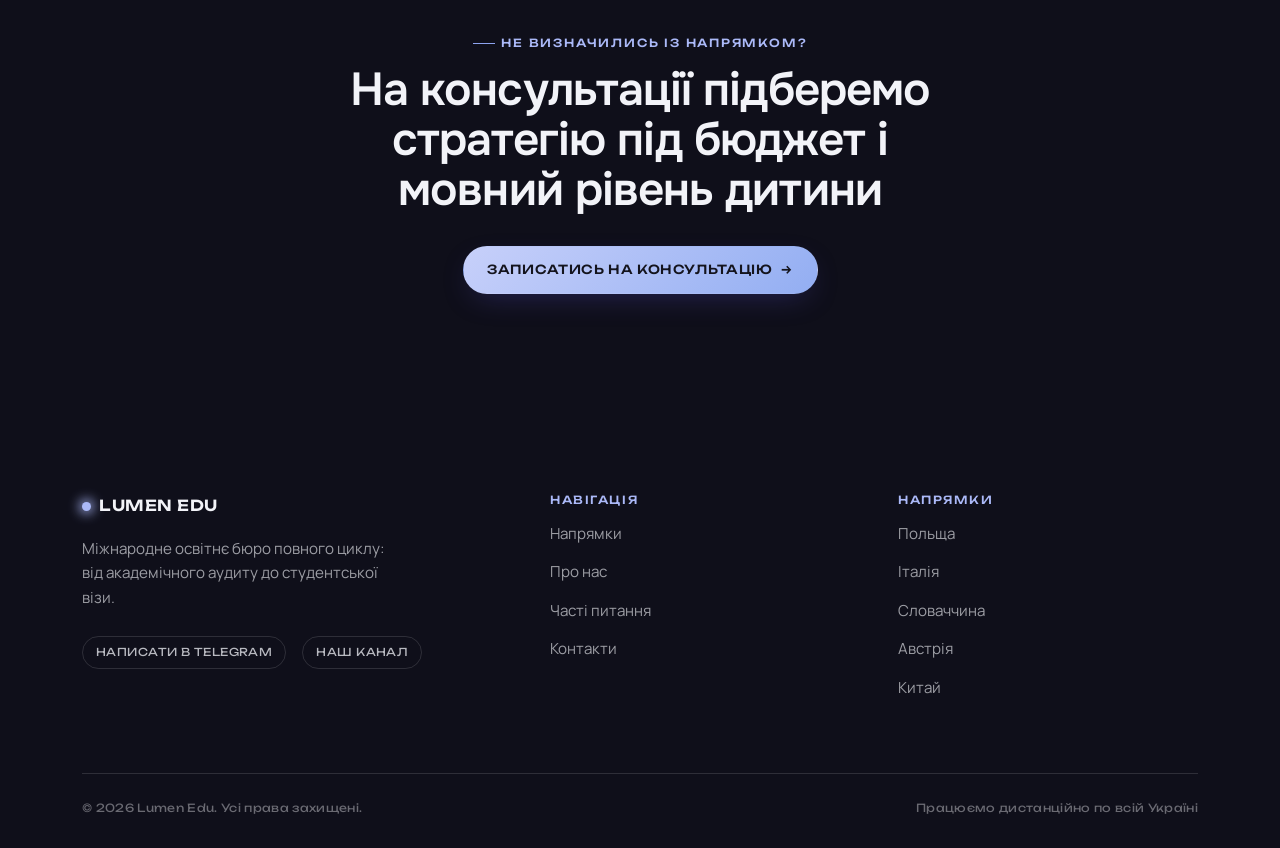
<file: destinations.html>
<!doctype html>
<html lang="uk">
<head>
<meta charset="UTF-8">
<meta name="viewport" content="width=device-width, initial-scale=1">
<title>Напрямки — Lumen Edu</title>
<meta name="description" content="Польща, Італія, Словаччина, Австрія та Китай: умови вступу, стипендії та вартість супроводу від Lumen Edu.">
<link rel="stylesheet" href="styles.css">
</head>
<body>

<nav class="site-nav">
  <div class="container">
    <a href="index.html" class="logo"><span class="spark"></span>LUMEN EDU</a>
    <ul class="nav-links">
      <li><a href="index.html">Головна</a></li>
      <li><a href="destinations.html">Напрямки</a></li>
      <li><a href="about.html">Про нас</a></li>
      <li><a href="contact.html">Контакти</a></li>
    </ul>
    <div class="nav-cta">
      <a href="contact.html" class="btn btn-ghost">Консультація</a>
      <button class="nav-toggle" aria-label="Меню"><span></span><span></span><span></span></button>
    </div>
  </div>
</nav>

<header class="page-header">
  <div class="beam-field"><div class="beam"></div><div class="beam-glow"></div></div>
  <div class="container">
    <div class="kicker-line reveal in">
      <span class="eyebrow">П'ять напрямків</span>
      <h1>Напрямки вступу</h1>
      <p style="font-size:1.1rem;">Кожна країна — окрема стратегія: від безкоштовних державних квот до стипендій із повним покриттям витрат. Оберіть напрямок, щоб побачити умови.</p>
    </div>
  </div>
</header>

<section style="padding:20px 0 140px;">
  <div class="container reveal in">
    <div class="dest-shell">
      <div class="dest-tabs">
        <button class="dest-tab active" data-target="poland">
          <span class="name-row">
            <span class="flag-icon"><svg viewBox="0 0 3 2"><rect width="3" height="1" fill="#fff"/><rect y="1" width="3" height="1" fill="#dc143c"/></svg></span>
            <span><span class="name">Польща</span><span class="tag">Без НМТ · від $800</span></span>
          </span>
          <span class="dot"></span>
        </button>
        <button class="dest-tab" data-target="italy">
          <span class="name-row">
            <span class="flag-icon"><svg viewBox="0 0 3 2"><rect width="1" height="2" fill="#009246"/><rect x="1" width="1" height="2" fill="#fff"/><rect x="2" width="1" height="2" fill="#ce2b37"/></svg></span>
            <span><span class="name">Італія</span><span class="tag">Стипендія DSU · від $1600</span></span>
          </span>
          <span class="dot"></span>
        </button>
        <button class="dest-tab" data-target="slovakia">
          <span class="name-row">
            <span class="flag-icon"><svg viewBox="0 0 3 2"><rect width="3" height="2" fill="#fff"/><rect y="0.667" width="3" height="1.333" fill="#0b4ea2"/><rect y="1.333" width="3" height="0.667" fill="#ee1c25"/><g transform="translate(0.85,1)"><rect x="-0.09" y="-0.38" width="0.18" height="0.76" fill="#fff"/><rect x="-0.27" y="-0.09" width="0.54" height="0.18" fill="#fff"/></g></svg></span>
            <span><span class="name">Словаччина</span><span class="tag">Безкоштовно · від $1000</span></span>
          </span>
          <span class="dot"></span>
        </button>
        <button class="dest-tab" data-target="austria">
          <span class="name-row">
            <span class="flag-icon"><svg viewBox="0 0 3 2"><rect width="3" height="2" fill="#fff"/><rect width="3" height="0.667" fill="#ed2939"/><rect y="1.333" width="3" height="0.667" fill="#ed2939"/></svg></span>
            <span><span class="name">Австрія</span><span class="tag">Мова з А2 · від $2500</span></span>
          </span>
          <span class="dot"></span>
        </button>
        <button class="dest-tab" data-target="china">
          <span class="name-row">
            <span class="flag-icon"><svg viewBox="0 0 3 2"><rect width="3" height="2" fill="#de2910"/><g fill="#ffde00"><polygon points="0.5,0.25 0.59,0.53 0.88,0.53 0.65,0.7 0.74,0.98 0.5,0.81 0.26,0.98 0.35,0.7 0.12,0.53 0.41,0.53"/><circle cx="0.95" cy="0.15" r="0.045"/><circle cx="1.05" cy="0.32" r="0.045"/><circle cx="1.02" cy="0.52" r="0.045"/><circle cx="0.9" cy="0.62" r="0.045"/></g></svg></span>
            <span><span class="name">Китай</span><span class="tag">Гранти CSC · від $1100</span></span>
          </span>
          <span class="dot"></span>
        </button>
      </div>

      <div class="dest-panels">

        <!-- POLAND -->
        <div class="dest-panel active" id="poland">
          <span class="eyebrow">Напрямок 01</span>
          <div class="panel-title"><span class="flag-icon"><svg viewBox="0 0 3 2"><rect width="3" height="1" fill="#fff"/><rect y="1" width="3" height="1" fill="#dc143c"/></svg></span><h2>Польща</h2></div>
          <p style="font-size:1.05rem; max-width:640px;">Європейський диплом, безпека та 100% гарантія зарахування. Найпопулярніший та комерційно надійний напрямок для швидкого виїзду в ЄС — для тих, хто хоче гарантований результат без нервів, вступних іспитів та конкурсів.</p>
          <div class="price-tag">Вартість супроводу · <b>$800</b></div>
          <p style="font-size:.88rem; color:var(--ink-faint); margin-top:-1em;">Державні мита, консульські збори та послуги присяжного перекладача оплачуються батьками окремо за чеками.</p>

          <div class="dest-perks">
            <div class="dest-perk"><span class="mark">01</span><div><strong>Вступ без НМТ та ЗНО</strong><p>Зарахування до топових приватних університетів Польщі відбувається виключно на основі атестата. Бали випускних іспитів не мають значення.</p></div></div>
            <div class="dest-perk"><span class="mark">02</span><div><strong>Диплом міжнародного зразка</strong><p>Випускник отримує офіційний європейський диплом, який визнається в усьому світі й відкриває двері до міжнародних компаній.</p></div></div>
            <div class="dest-perk"><span class="mark">03</span><div><strong>Легальне працевлаштування</strong><p>Студенти мають офіційне право поєднувати навчання з роботою, а після випуску — вільний доступ до ринку праці всіх країн ЄС.</p></div></div>
            <div class="dest-perk"><span class="mark">04</span><div><strong>Вибір мови навчання</strong><p>Навчання на вибір — зрозумілою польською або престижною англійською мовою.</p></div></div>
          </div>
        </div>

        <!-- ITALY -->
        <div class="dest-panel" id="italy">
          <span class="eyebrow">Напрямок 02</span>
          <div class="panel-title"><span class="flag-icon"><svg viewBox="0 0 3 2"><rect width="1" height="2" fill="#009246"/><rect x="1" width="1" height="2" fill="#fff"/><rect x="2" width="1" height="2" fill="#ce2b37"/></svg></span><h2>Італія</h2></div>
          <p style="font-size:1.05rem; max-width:640px;">Англомовний бакалавріат та повне фінансове забезпечення (стипендіальні програми DSU). Преміальний напрямок для тих, хто орієнтований на освіту англійською мовою в найстаріших університетах Європи.</p>
          <div class="price-tag">Вартість повного супроводу · <b>$1 600</b></div>

          <div class="dest-perks">
            <div class="dest-perk"><span class="mark">01</span><div><strong>Регіональне фінансування DSU</strong><p>Соціальна стипендія на основі фінансового профайлу родини: 100% звільнення від оплати за навчання, безкоштовне проживання в кампусі, дворазове харчування та виплати на картку студента до €6 500–7 000 на рік.</p></div></div>
            <div class="dest-perk"><span class="mark">02</span><div><strong>Спрощене тестування (TOLC)</strong><p>Зарахування на англомовні програми (бізнес, економіка, інженерія) — на основі одного стандартизованого онлайн-тесту, який складають дистанційно з дому. НМТ/ЗНО не є вирішальними.</p></div></div>
            <div class="dest-perk"><span class="mark">03</span><div><strong>Міжнародна кар'єра</strong><p>Навчання в мультикультурному середовищі повністю англійською, з дипломом, що не потребує підтвердження в ЄС, США та Великій Британії.</p></div></div>
          </div>
        </div>

        <!-- SLOVAKIA -->
        <div class="dest-panel" id="slovakia">
          <span class="eyebrow">Напрямок 03</span>
          <div class="panel-title"><span class="flag-icon"><svg viewBox="0 0 3 2"><rect width="3" height="2" fill="#fff"/><rect y="0.667" width="3" height="1.333" fill="#0b4ea2"/><rect y="1.333" width="3" height="0.667" fill="#ee1c25"/><g transform="translate(0.85,1)"><rect x="-0.09" y="-0.38" width="0.18" height="0.76" fill="#fff"/><rect x="-0.27" y="-0.09" width="0.54" height="0.18" fill="#fff"/></g></svg></span><h2>Словаччина</h2></div>
          <p style="font-size:1.05rem; max-width:640px;">Безкоштовна вища освіта за державними квотами Європейського Союзу. Пріоритетний напрямок для абітурієнтів, орієнтованих на європейську освіту на безкоштовній основі — зі збереженням усіх привілеїв європейського диплома.</p>
          <div class="price-tag">Вартість повного супроводу · <b>$1 000</b></div>

          <div class="dest-perks">
            <div class="dest-perk"><span class="mark">01</span><div><strong>Фінансування з держбюджету</strong><p>Офіційне звільнення від оплати за навчання у державних університетах за умови обрання програми словацькою мовою.</p></div></div>
            <div class="dest-perk"><span class="mark">02</span><div><strong>Зарахування за GPA</strong><p>На 80% затребуваних напрямків — IT, менеджмент, маркетинг, логістика, інженерія — рішення приймається без вступних іспитів, виключно на основі середнього балу атестата.</p></div></div>
            <div class="dest-perk"><span class="mark">03</span><div><strong>Легалізація та статус</strong><p>Офіційний студентський статус, посвідка на проживання (ВНЖ) в ЄС з першого семестру та право на легальне працевлаштування під час навчання.</p></div></div>
          </div>
        </div>

        <!-- AUSTRIA -->
        <div class="dest-panel" id="austria">
          <span class="eyebrow">Напрямок 04</span>
          <div class="panel-title"><span class="flag-icon"><svg viewBox="0 0 3 2"><rect width="3" height="2" fill="#fff"/><rect width="3" height="0.667" fill="#ed2939"/><rect y="1.333" width="3" height="0.667" fill="#ed2939"/></svg></span><h2>Австрія</h2></div>
          <p style="font-size:1.05rem; max-width:640px;">Елітна європейська освіта та мовна інтеграція на базі державних університетів. Головна перевага — офіційне зарахування з мінімальним початковим рівнем володіння німецькою мовою.</p>
          <div class="price-tag">Вартість повного супроводу · <b>$2 500</b></div>

          <div class="dest-perks">
            <div class="dest-perk"><span class="mark">01</span><div><strong>Відтерміноване вивчення мови</strong><p>Університети Відня та Граца надають зарахування на підставі базового сертифіката німецької рівня А2. Студент легально прилітає до Австрії та доводить рівень до С1 на підготовчому відділенні протягом 1–2 років.</p></div></div>
            <div class="dest-perk"><span class="mark">02</span><div><strong>Без конкурсного відбору</strong><p>На більшість технічних, інженерних та гуманітарних спеціальностей зарахування іноземців відбувається без вступних іспитів — на основі верифікованого пакета документів.</p></div></div>
            <div class="dest-perk"><span class="mark">03</span><div><strong>Низька вартість державного мита</strong><p>Попри найвищий рівень життя в країні, навчання у державних вишах коштує близько €750 за семестр.</p></div></div>
            <div class="dest-perk"><span class="mark">04</span><div><strong>Преміальний статус та безпека</strong><p>Отримання австрійської посвідки на проживання (Aufenthaltsbewilligung), яка відкриває кар'єрні та логістичні можливості в Європі.</p></div></div>
          </div>
        </div>

        <!-- CHINA -->
        <div class="dest-panel" id="china">
          <span class="eyebrow">Напрямок 05</span>
          <div class="panel-title"><span class="flag-icon"><svg viewBox="0 0 3 2"><rect width="3" height="2" fill="#de2910"/><g fill="#ffde00"><polygon points="0.5,0.25 0.59,0.53 0.88,0.53 0.65,0.7 0.74,0.98 0.5,0.81 0.26,0.98 0.35,0.7 0.12,0.53 0.41,0.53"/><circle cx="0.95" cy="0.15" r="0.045"/><circle cx="1.05" cy="0.32" r="0.045"/><circle cx="1.02" cy="0.52" r="0.045"/><circle cx="0.9" cy="0.62" r="0.045"/></g></svg></span><h2>Китай</h2></div>
          <p style="font-size:1.05rem; max-width:640px;">Глобальне лідерство, технології майбутнього та масштабне субсидування. Унікальне поєднання надсучасних технологій, міжнародного визнання дипломів та гнучких моделей навчання англійською або китайською мовами.</p>
          <div class="price-tag">Контрактне навчання / мовний рік · <b>$1 100</b></div>
          <div class="price-tag" style="margin-left:.8em;">Супровід на гранти CSC · <b>$2 000</b></div>

          <div class="dest-perks">
            <div class="dest-perk"><span class="mark">01</span><div><strong>Навчання без мовного бар'єру</strong><p>Гарантоване зарахування на англомовні програми бакалавріату (міжнародний бізнес, IT, інженерія) або Інтенсивний мовний рік із нуля. Вступні іспити та попереднє знання китайської для платних відділень не потрібні.</p></div></div>
            <div class="dest-perk"><span class="mark">02</span><div><strong>Низька вартість за високої якості</strong><p>Навчання й проживання суттєво дешевші за аналогічні програми в США чи Великій Британії, тоді як дипломи топ-вишів займають лідируючі позиції у рейтингу QS.</p></div></div>
            <div class="dest-perk"><span class="mark">03</span><div><strong>Урядові гранти CSC</strong><p>Для абітурієнтів із високим GPA та підтвердженим знанням мови — ексклюзивний супровід на отримання повних державних грантів: 100% навчання, проживання, медстраховка та щомісячна стипендія на картку.</p></div></div>
          </div>
        </div>

      </div>
    </div>
  </div>
</section>

<section class="section-dark" style="padding:120px 0; text-align:center;">
  <div class="container reveal">
    <span class="eyebrow" style="justify-content:center;">Не визначились із напрямком?</span>
    <h2 style="max-width:640px; margin:0 auto;">На консультації підберемо стратегію під бюджет і мовний рівень дитини</h2>
    <div style="margin-top:2em;">
      <a href="contact.html" class="btn btn-gold">Записатись на консультацію <span class="btn-arrow">→</span></a>
    </div>
  </div>
</section>

<footer class="site-footer">
  <div class="container">
    <div class="footer-grid">
      <div>
        <a href="index.html" class="logo"><span class="spark"></span>LUMEN EDU</a>
        <p style="max-width:320px;">Міжнародне освітнє бюро повного циклу: від академічного аудиту до студентської візи.</p>
        <div class="footer-social">
          <a href="https://t.me/lumen_edu_bot" target="_blank" rel="noopener">Написати в Telegram</a>
          <a href="https://t.me/lumen_edu_channel" target="_blank" rel="noopener">Наш канал</a>
        </div>
      </div>
      <div>
        <h4>Навігація</h4>
        <ul>
          <li><a href="destinations.html">Напрямки</a></li>
          <li><a href="about.html">Про нас</a></li>
          <li><a href="about.html#faq">Часті питання</a></li>
          <li><a href="contact.html">Контакти</a></li>
        </ul>
      </div>
      <div>
        <h4>Напрямки</h4>
        <ul>
          <li><a href="destinations.html#poland">Польща</a></li>
          <li><a href="destinations.html#italy">Італія</a></li>
          <li><a href="destinations.html#slovakia">Словаччина</a></li>
          <li><a href="destinations.html#austria">Австрія</a></li>
          <li><a href="destinations.html#china">Китай</a></li>
        </ul>
      </div>
    </div>
    <div class="footer-bottom">
      <span>© 2026 Lumen Edu. Усі права захищені.</span>
      <span>Працюємо дистанційно по всій Україні</span>
    </div>
  </div>
</footer>

<script src="main.js"></script>
<script>
  // open the right tab if arriving via #hash from another page —
  // set active state directly instead of relying on main.js's click
  // handler, which may not be attached yet at this point.
  const hash = window.location.hash.replace('#','');
  if (hash) {
    const tab = document.querySelector('.dest-tab[data-target="'+hash+'"]');
    const panel = document.getElementById(hash);
    if (tab && panel) {
      document.querySelectorAll('.dest-tab').forEach(t => t.classList.remove('active'));
      document.querySelectorAll('.dest-panel').forEach(p => p.classList.remove('active'));
      tab.classList.add('active');
      panel.classList.add('active');
    }
  }
</script>
</body>
</html>
</file>
<file: styles.css>
/* ============================================================
   LUMEN EDU — design system v2
   Cool platinum-glass palette: soft lavender / periwinkle blue
   aurora over a platinum-white surface, deep graphite-navy for
   contrast sections, indigo-violet as the single accent ink.
   Signature: a slow-drifting holographic aurora behind headlines,
   and frosted-glass panels throughout — light refracting through
   glass, which is what "lumen" now stands for.
   ============================================================ */

@import url('https://fonts.googleapis.com/css2?family=Onest:wght@300;400;500;600;700&family=Unbounded:wght@300;400;500;600;700&family=Manrope:wght@400;500;600;700&display=swap');

:root{
  /* --- color --- */
  --ivory:        #F2F3F8;   /* cool platinum surface */
  --ivory-soft:   #FFFFFF;   /* card white */
  --ivory-deep:   #E7E9F3;   /* deeper cool panel */
  --glass:        rgba(255,255,255,.58);
  --glass-strong: rgba(255,255,255,.8);
  --ink:          #14141D;
  --ink-soft:     #4C4C60;
  --ink-faint:    #8B8BA3;
  --gold:         #8DA3EF;   /* cool periwinkle — primary accent */
  --gold-bright:  #ABB9F8;   /* light periwinkle — glow / bright */
  --gold-pale:    #E1E4FB;   /* pale lavender — borders / pills */
  --gold-deep:    #5A4FD1;   /* indigo-violet — labels / numbers */
  --bronze:       #0F0F1A;   /* deep graphite-navy, dark sections */
  --bronze-soft:  #1B1B2C;
  --line:         rgba(20,20,29,0.1);
  --line-on-dark: rgba(255,255,255,0.13);

  --aurora-1: rgba(171,185,248,.55);
  --aurora-2: rgba(201,191,245,.5);
  --aurora-3: rgba(159,206,245,.45);

  /* --- type --- */
  --f-display: 'Onest', 'Manrope', sans-serif;
  --f-mono:    'Unbounded', sans-serif;
  --f-body:    'Manrope', sans-serif;

  /* --- scale --- */
  --container: 1180px;
  --radius-s: 4px;
  --radius-m: 12px;
  --radius-l: 26px;

  --ease: cubic-bezier(.22,1,.36,1);
}

*, *::before, *::after{ box-sizing: border-box; }
html{ scroll-behavior: smooth; }
@media (prefers-reduced-motion: reduce){
  html{ scroll-behavior: auto; }
  *{ animation-duration: 0.01ms !important; animation-iteration-count: 1 !important; transition-duration: 0.01ms !important; scroll-behavior: auto !important; }
}

body{
  margin:0;
  background: var(--ivory);
  color: var(--ink);
  font-family: var(--f-body);
  font-size: 16px;
  line-height: 1.6;
  -webkit-font-smoothing: antialiased;
  position: relative;
  overflow-x: hidden;
}

/* soft fixed color wash behind everything — gives glass panels
   something to refract wherever they sit on the page */
body::after{
  content:"";
  position: fixed; inset:0;
  z-index:-1;
  pointer-events:none;
  background:
    radial-gradient(640px circle at 12% 15%, rgba(171,185,248,.16), transparent 62%),
    radial-gradient(720px circle at 88% 30%, rgba(201,191,245,.14), transparent 60%),
    radial-gradient(600px circle at 30% 85%, rgba(159,206,245,.13), transparent 62%),
    radial-gradient(500px circle at 80% 90%, rgba(201,191,245,.1), transparent 60%);
}

/* faint grain for texture, kept very subtle over the cool surface */
body::before{
  content:"";
  position: fixed; inset:0;
  pointer-events:none;
  z-index: 999;
  opacity:.025;
  mix-blend-mode: multiply;
  background-image: url("data:image/svg+xml,%3Csvg xmlns='http://www.w3.org/2000/svg' width='160' height='160'%3E%3Cfilter id='n'%3E%3CfeTurbulence type='fractalNoise' baseFrequency='0.9' numOctaves='2' stitchTiles='stitch'/%3E%3C/filter%3E%3Crect width='100%25' height='100%25' filter='url(%23n)'/%3E%3C/svg%3E");
}

/* cursor glow — desktop only */
.cursor-glow{
  position: fixed;
  width: 480px; height: 480px;
  border-radius: 50%;
  pointer-events: none;
  z-index: 2;
  background: radial-gradient(circle, rgba(171,185,248,0.18) 0%, rgba(171,185,248,0) 68%);
  transform: translate(-50%,-50%);
  left: -1000px; top: -1000px;
  transition: opacity .4s var(--ease);
}
@media (hover:none){ .cursor-glow{ display:none; } }

a{ color:inherit; text-decoration:none; }
img{ max-width:100%; display:block; }
ul{ margin:0; padding:0; list-style:none; }
button{ font-family:inherit; }

h1,h2,h3,h4{
  font-family: var(--f-display);
  font-weight: 600;
  line-height: 1.08;
  margin: 0 0 .5em;
  letter-spacing: -0.02em;
}
h1{ font-size: clamp(2.6rem, 5.4vw, 4.9rem); font-weight: 600; }
h2{ font-size: clamp(2rem, 3.6vw, 3rem); }
h3{ font-size: clamp(1.25rem, 2vw, 1.55rem); font-weight: 600; }
p{ margin: 0 0 1em; color: var(--ink-soft); }

.eyebrow{
  font-family: var(--f-mono);
  font-size: .7rem;
  letter-spacing: .16em;
  text-transform: uppercase;
  color: var(--gold-deep);
  display: inline-flex;
  align-items: center;
  gap: .6em;
  margin-bottom: 1.1em;
  font-weight: 500;
}
.eyebrow::before{
  content:"";
  width: 22px; height: 1px;
  background: var(--gold);
}

.container{ max-width: var(--container); margin: 0 auto; padding: 0 32px; }
section{ position: relative; }

/* ---------- buttons ---------- */
.btn{
  font-family: var(--f-mono);
  font-size: .78rem;
  letter-spacing: .05em;
  text-transform: uppercase;
  display: inline-flex;
  align-items: center;
  gap: .7em;
  padding: 1.05em 1.9em;
  border-radius: 999px;
  border: 1px solid transparent;
  cursor: pointer;
  transition: all .45s var(--ease);
  white-space: nowrap;
  font-weight: 500;
}
.btn-gold{
  background: linear-gradient(135deg, #C7D0FA, #93AEF2);
  color: var(--ink);
  box-shadow: 0 10px 30px -10px rgba(90,79,209,.35);
}
.btn-gold:hover{ transform: translateY(-2px); box-shadow: 0 16px 34px -8px rgba(90,79,209,.45); }
.btn-ghost{
  border-color: var(--line);
  color: var(--ink);
  background: var(--glass);
  backdrop-filter: blur(12px);
}
.btn-ghost:hover{ border-color: var(--gold); color: var(--gold-deep); }
.btn-ghost-dark{
  border-color: var(--line-on-dark);
  color: var(--ivory);
}
.btn-ghost-dark:hover{ border-color: var(--gold-bright); color: var(--gold-bright); }
.btn-arrow{ transition: transform .4s var(--ease); }
.btn:hover .btn-arrow{ transform: translateX(4px); }

/* ---------- nav ---------- */
.site-nav{
  position: fixed; top:0; left:0; right:0; z-index: 500;
  padding: 26px 0;
  transition: padding .4s var(--ease), background .4s var(--ease), border-color .4s var(--ease);
  border-bottom: 1px solid transparent;
}
.site-nav.scrolled{
  padding: 15px 0;
  background: rgba(242,243,248,0.78);
  backdrop-filter: blur(18px);
  border-bottom-color: var(--line);
}
.site-nav .container{ display:flex; align-items:center; justify-content:space-between; }
.logo{
  font-family: var(--f-mono);
  font-weight: 600;
  font-size: 1.02rem;
  letter-spacing: .03em;
  display:flex; align-items:center; gap:.55em;
}
.logo .spark{
  width: 9px; height: 9px; border-radius: 50%;
  background: var(--gold-bright);
  box-shadow: 0 0 12px 3px rgba(171,185,248,.85);
}
.nav-links{ display:flex; align-items:center; gap: 2.6em; }
.nav-links a{
  font-family: var(--f-mono);
  font-size: .76rem;
  letter-spacing: .05em;
  text-transform: uppercase;
  color: var(--ink-soft);
  position: relative;
  padding-bottom: 4px;
}
.nav-links a::after{
  content:""; position:absolute; left:0; right:100%; bottom:0; height:1px;
  background: var(--gold); transition: right .35s var(--ease);
}
.nav-links a:hover::after, .nav-links a.active::after{ right:0; }
.nav-links a.active{ color: var(--ink); }
.nav-cta{ display:flex; align-items:center; gap: 1.6em; }
.nav-toggle{ display:none; background:none; border:none; cursor:pointer; padding:6px; }
.nav-toggle span{ display:block; width:22px; height:1px; background:var(--ink); margin:5px 0; transition: all .3s var(--ease); }

@media (max-width: 900px){
  .nav-links{
    position: fixed; inset: 0 0 0 auto; width: min(78vw, 340px);
    background: rgba(255,255,255,.92);
    backdrop-filter: blur(20px);
    flex-direction: column; align-items: flex-start;
    padding: 110px 40px 40px;
    gap: 2em;
    transform: translateX(100%);
    transition: transform .5s var(--ease);
    box-shadow: -30px 0 60px rgba(20,20,29,.1);
  }
  .nav-links.open{ transform: translateX(0); }
  .nav-toggle{ display:block; }
  .nav-cta .btn-ghost{ display:none; }
}

/* ---------- hero aurora (signature) ---------- */
.beam-field{
  position: absolute; inset: -10%;
  overflow: hidden;
  pointer-events: none;
  filter: blur(70px);
}
.beam{
  position: absolute;
  width: 900px; height: 900px;
  top: -220px; left: 6%;
  border-radius: 50%;
  background:
    radial-gradient(circle at 30% 30%, var(--aurora-1), transparent 60%),
    radial-gradient(circle at 68% 65%, var(--aurora-2), transparent 62%);
  animation: float-a 20s ease-in-out infinite alternate;
  opacity: .9;
}
.beam-glow{
  position:absolute; width:640px; height:640px;
  top: 12%; right: 4%;
  border-radius: 50%;
  background: radial-gradient(circle, var(--aurora-3), transparent 65%);
  animation: float-b 24s ease-in-out infinite alternate;
  opacity: .85;
}
@keyframes float-a{ from{ transform: translate(0,0) scale(1); } to{ transform: translate(70px,50px) scale(1.1); } }
@keyframes float-b{ from{ transform: translate(0,0) scale(1); } to{ transform: translate(-60px,-40px) scale(1.06); } }

/* ---------- reveal on scroll ---------- */
.reveal{ opacity:0; transform: translateY(28px); transition: opacity .9s var(--ease), transform .9s var(--ease); }
.reveal.in{ opacity:1; transform: translateY(0); }
.reveal-stagger > *{ opacity:0; transform: translateY(24px); transition: opacity .8s var(--ease), transform .8s var(--ease); }
.reveal-stagger.in > *{ opacity:1; transform: translateY(0); }
.reveal-stagger.in > *:nth-child(1){ transition-delay: .05s; }
.reveal-stagger.in > *:nth-child(2){ transition-delay: .14s; }
.reveal-stagger.in > *:nth-child(3){ transition-delay: .23s; }
.reveal-stagger.in > *:nth-child(4){ transition-delay: .32s; }
.reveal-stagger.in > *:nth-child(5){ transition-delay: .41s; }

/* ---------- glass cards / grid ---------- */
.card{
  background: var(--glass);
  backdrop-filter: blur(24px);
  -webkit-backdrop-filter: blur(24px);
  border: 1px solid rgba(255,255,255,.7);
  border-radius: var(--radius-l);
  padding: 2.2em;
  transition: transform .5s var(--ease), box-shadow .5s var(--ease), border-color .5s var(--ease);
}
.card:hover{
  transform: translateY(-6px);
  border-color: var(--gold-pale);
  box-shadow: 0 30px 60px -30px rgba(90,79,209,.28);
}

/* ---------- dark section ---------- */
.section-dark{
  background: var(--bronze);
  color: var(--ivory);
}
.section-dark p{ color: rgba(242,243,248,.66); }
.section-dark .eyebrow{ color: var(--gold-bright); }

/* ---------- stats strip ---------- */
.stats{
  display:grid; grid-template-columns: repeat(4,1fr); gap: 1px;
  background: rgba(255,255,255,.5);
  border: 1px solid rgba(255,255,255,.7);
  border-radius: var(--radius-l);
  overflow:hidden;
  backdrop-filter: blur(20px);
}
.stat{
  background: var(--glass);
  padding: 2.4em 1.6em;
  text-align:center;
}
.stat .num{
  font-family: var(--f-display);
  font-weight: 700;
  font-size: 2.5rem;
  color: var(--gold-deep);
  display:block;
  margin-bottom:.15em;
}
.stat .lbl{
  font-family: var(--f-mono);
  font-size: .7rem;
  letter-spacing: .04em;
  color: var(--ink-soft);
  text-transform: uppercase;
  line-height:1.4;
}
@media (max-width: 800px){ .stats{ grid-template-columns: repeat(2,1fr); } }

/* ---------- footer ---------- */
.site-footer{
  background: var(--bronze);
  color: rgba(242,243,248,.6);
  padding: 80px 0 30px;
}
.site-footer .logo{ color: var(--ivory); margin-bottom: 1.2em; }
.footer-grid{
  display:grid; grid-template-columns: 1.4fr 1fr 1fr; gap: 3em;
  padding-bottom: 60px;
  border-bottom: 1px solid var(--line-on-dark);
}
.footer-grid h4{
  font-family: var(--f-mono); font-size:.7rem; letter-spacing:.14em;
  text-transform: uppercase; color: var(--gold-bright); font-weight:500; margin-bottom: 1.3em;
}
.footer-grid a, .footer-grid p{ color: rgba(242,243,248,.62); font-size:.95rem; }
.footer-grid li{ margin-bottom: .8em; }
.footer-grid a:hover{ color: var(--gold-bright); }
.footer-bottom{
  display:flex; justify-content:space-between; align-items:center;
  padding-top: 26px;
  font-family: var(--f-mono); font-size:.7rem; letter-spacing:.03em;
  color: rgba(242,243,248,.4);
  flex-wrap: wrap; gap: 1em;
}
@media (max-width: 760px){ .footer-grid{ grid-template-columns: 1fr; gap:2.2em; } }

/* ---------- page header (inner pages) ---------- */
.page-header{
  padding: 200px 0 90px;
  position: relative;
  overflow:hidden;
}
.page-header .container{ position:relative; z-index:2; }
.page-header .kicker-line{
  max-width: 620px;
}

/* ---------- flag badges ---------- */
.flag-icon{
  width: 30px; height: 20px;
  border-radius: 5px;
  overflow: hidden;
  flex: none;
  box-shadow: 0 3px 10px rgba(20,20,29,.18), inset 0 0 0 1px rgba(255,255,255,.5);
}
.flag-icon svg{ display:block; width:100%; height:100%; }

/* ---------- destinations tabs ---------- */
.dest-shell{
  display:grid; grid-template-columns: 300px 1fr; gap: 0;
  border: 1px solid rgba(255,255,255,.7);
  border-radius: var(--radius-l);
  overflow:hidden;
  background: var(--glass);
  backdrop-filter: blur(24px);
}
.dest-tabs{
  border-right: 1px solid var(--line);
  background: rgba(231,233,243,.6);
}
.dest-tab{
  width:100%; text-align:left;
  padding: 1.5em 1.7em;
  background:none; border:none; cursor:pointer;
  border-bottom: 1px solid var(--line);
  display:flex; align-items:center; justify-content: space-between;
  gap: 1em;
  transition: background .35s var(--ease), padding-left .35s var(--ease);
}
.dest-tab:last-child{ border-bottom:none; }
.dest-tab .name-row{ display:flex; align-items:center; gap:.9em; }
.dest-tab .name{
  font-family: var(--f-display); font-weight:600;
  font-size: 1.1rem; color: var(--ink);
}
.dest-tab .tag{
  font-family: var(--f-mono); font-size: .64rem; letter-spacing:.04em;
  color: var(--ink-faint); text-transform: uppercase; display:block; margin-top:.35em;
}
.dest-tab .dot{
  width: 8px; height:8px; border-radius:50%;
  background: var(--line); flex: none;
  transition: background .35s var(--ease), box-shadow .35s var(--ease);
}
.dest-tab.active{ background: rgba(255,255,255,.65); padding-left: 2.1em; }
.dest-tab.active .dot{ background: var(--gold-bright); box-shadow: 0 0 10px 2px rgba(171,185,248,.75); }
.dest-tab:hover .name{ color: var(--gold-deep); }

.dest-panels{ position: relative; }
.dest-panel{
  display:none;
  padding: 3em 3.2em;
  animation: panel-in .6s var(--ease);
}
.dest-panel.active{ display:block; }
.dest-panel .panel-title{ display:flex; align-items:center; gap: 1em; }
@keyframes panel-in{ from{ opacity:0; transform: translateY(10px);} to{opacity:1; transform:translateY(0);} }
.dest-panel .price-tag{
  display:inline-flex; align-items:baseline; gap:.4em;
  font-family: var(--f-mono);
  background: var(--bronze); color: var(--gold-pale);
  padding: .55em 1.1em; border-radius: 999px;
  font-size: .76rem; letter-spacing:.03em;
  margin-bottom: 1.6em;
}
.dest-panel .price-tag b{ font-size: 1rem; color: var(--gold-bright); }
.dest-perks{ display:grid; gap: 1.4em; margin-top: 1.8em; }
.dest-perk{ display:grid; grid-template-columns: auto 1fr; gap: 1em; align-items:flex-start; }
.dest-perk .mark{
  width: 30px; height:30px; border-radius:50%;
  border:1px solid var(--gold-pale);
  background: rgba(255,255,255,.5);
  display:flex; align-items:center; justify-content:center;
  font-family: var(--f-mono); font-size: .66rem; color: var(--gold-deep); flex:none;
  margin-top: .15em;
}
.dest-perk strong{ display:block; color: var(--ink); font-family: var(--f-body); font-weight:700; margin-bottom:.2em; }
.dest-perk p{ margin:0; font-size: .96rem; }

@media (max-width: 860px){
  .dest-shell{ grid-template-columns: 1fr; }
  .dest-tabs{ display:flex; overflow-x:auto; border-right:none; border-bottom:1px solid var(--line); }
  .dest-tab{ border-bottom:none; border-right:1px solid var(--line); white-space:nowrap; }
  .dest-tab.active{ padding-left: 1.7em; }
  .dest-panel{ padding: 2.2em 1.6em; }
}

/* ---------- timeline (process) ---------- */
.timeline{ position:relative; }
.timeline::before{
  content:""; position:absolute; left: 27px; top: 10px; bottom: 10px; width:1px;
  background: linear-gradient(var(--gold-pale), var(--line-on-dark) 90%);
}
.tl-step{ display:grid; grid-template-columns: 56px 1fr; gap: 1.8em; padding-bottom: 3.4em; position:relative; }
.tl-step:last-child{ padding-bottom:0; }
.tl-num{
  width:56px; height:56px; border-radius:50%;
  background: rgba(255,255,255,.06); border:1px solid var(--gold-pale);
  display:flex; align-items:center; justify-content:center;
  font-family: var(--f-display); font-weight:700; color: var(--gold-bright);
  font-size: 1.15rem; position:relative; z-index:1;
}
.tl-step h3{ margin-bottom:.4em; }
.tl-step .tl-meta{
  font-family: var(--f-mono); font-size:.66rem; letter-spacing:.06em; text-transform:uppercase;
  color: var(--gold-bright); margin-bottom:.6em; display:block;
}

/* ---------- FAQ accordion ---------- */
.faq-item{ border-bottom: 1px solid var(--line); }
.faq-q{
  width:100%; text-align:left; background:none; border:none; cursor:pointer;
  padding: 1.7em 0; display:flex; justify-content:space-between; align-items:center; gap: 2em;
}
.faq-q h3{ margin:0; font-size: 1.1rem; }
.faq-q .plus{
  width: 30px; height:30px; border-radius:50%; border:1px solid var(--gold-pale); flex:none;
  position:relative;
}
.faq-q .plus::before, .faq-q .plus::after{
  content:""; position:absolute; background: var(--gold-deep); top:50%; left:50%;
  transform: translate(-50%,-50%);
}
.faq-q .plus::before{ width:11px; height:1px; }
.faq-q .plus::after{ width:1px; height:11px; transition: transform .35s var(--ease); }
.faq-item.open .plus::after{ transform: translate(-50%,-50%) rotate(90deg) scale(0); }
.faq-a{ max-height:0; overflow:hidden; transition: max-height .5s var(--ease); }
.faq-a p{ padding-bottom: 1.8em; margin:0; max-width: 720px; }
.faq-item.open .faq-a{ max-height: 400px; }

/* ---------- form ---------- */
.form-shell{
  background: var(--glass);
  backdrop-filter: blur(24px);
  border: 1px solid rgba(255,255,255,.7);
  border-radius: var(--radius-l);
  padding: 3em;
}
.field{ margin-bottom: 1.6em; }
.field label{
  display:block; font-family: var(--f-mono); font-size:.68rem; letter-spacing:.06em;
  text-transform: uppercase; color: var(--ink-faint); margin-bottom:.7em;
}
.field input, .field textarea{
  width:100%; background: rgba(255,255,255,.7); border:1px solid var(--line);
  border-radius: var(--radius-m); padding: .95em 1.1em;
  font-family: var(--f-body); font-size: 1rem; color: var(--ink);
  transition: border-color .3s var(--ease), box-shadow .3s var(--ease);
}
.field input:focus, .field textarea:focus{
  outline:none; border-color: var(--gold); box-shadow: 0 0 0 4px rgba(141,163,239,.16);
}
.field textarea{ min-height: 130px; resize: vertical; }
.form-note{ font-size:.85rem; color: var(--ink-faint); margin-top: 1.2em; }
.form-success{
  display:none; text-align:center; padding: 2.4em 1em;
}
.form-success.show{ display:block; }
.form-success .spark-big{
  width:14px; height:14px; border-radius:50%; margin: 0 auto 1.2em;
  background: var(--gold-bright); box-shadow: 0 0 24px 6px rgba(171,185,248,.8);
}

/* ---------- misc ---------- */
.two-col{ display:grid; grid-template-columns: 1fr 1fr; gap: 4em; align-items:start; }
@media (max-width: 860px){ .two-col{ grid-template-columns: 1fr; gap: 2.4em; } }
.divider{ height:1px; background: var(--line); }
.tag-pill{
  font-family: var(--f-mono); font-size:.66rem; letter-spacing:.05em; text-transform:uppercase;
  border:1px solid var(--gold-pale); color: var(--gold-deep); padding: .5em 1em; border-radius:999px;
  background: rgba(255,255,255,.5);
}

/* ---------- footer social links ---------- */
.footer-social{ display:flex; gap:1em; margin-top:1.6em; flex-wrap:wrap; }
.footer-social a{
  font-family: var(--f-mono); font-size:.68rem; letter-spacing:.04em; text-transform:uppercase;
  color: rgba(242,243,248,.75);
  border: 1px solid var(--line-on-dark);
  padding: .65em 1.2em;
  border-radius: 999px;
  transition: all .35s var(--ease);
}
.footer-social a:hover{ color: var(--gold-bright); border-color: var(--gold-bright); }

/* ---------- inline telegram cta (contact page) ---------- */
.telegram-cta{
  display:flex; align-items:center; gap:1em; flex-wrap:wrap;
  background: var(--glass); backdrop-filter: blur(20px);
  border: 1px solid rgba(255,255,255,.7);
  border-radius: var(--radius-m);
  padding: 1.3em 1.6em;
  margin-top: 1.6em;
}
.telegram-cta p{ margin:0; font-size:.92rem; flex:1; min-width:180px; }
</file>
